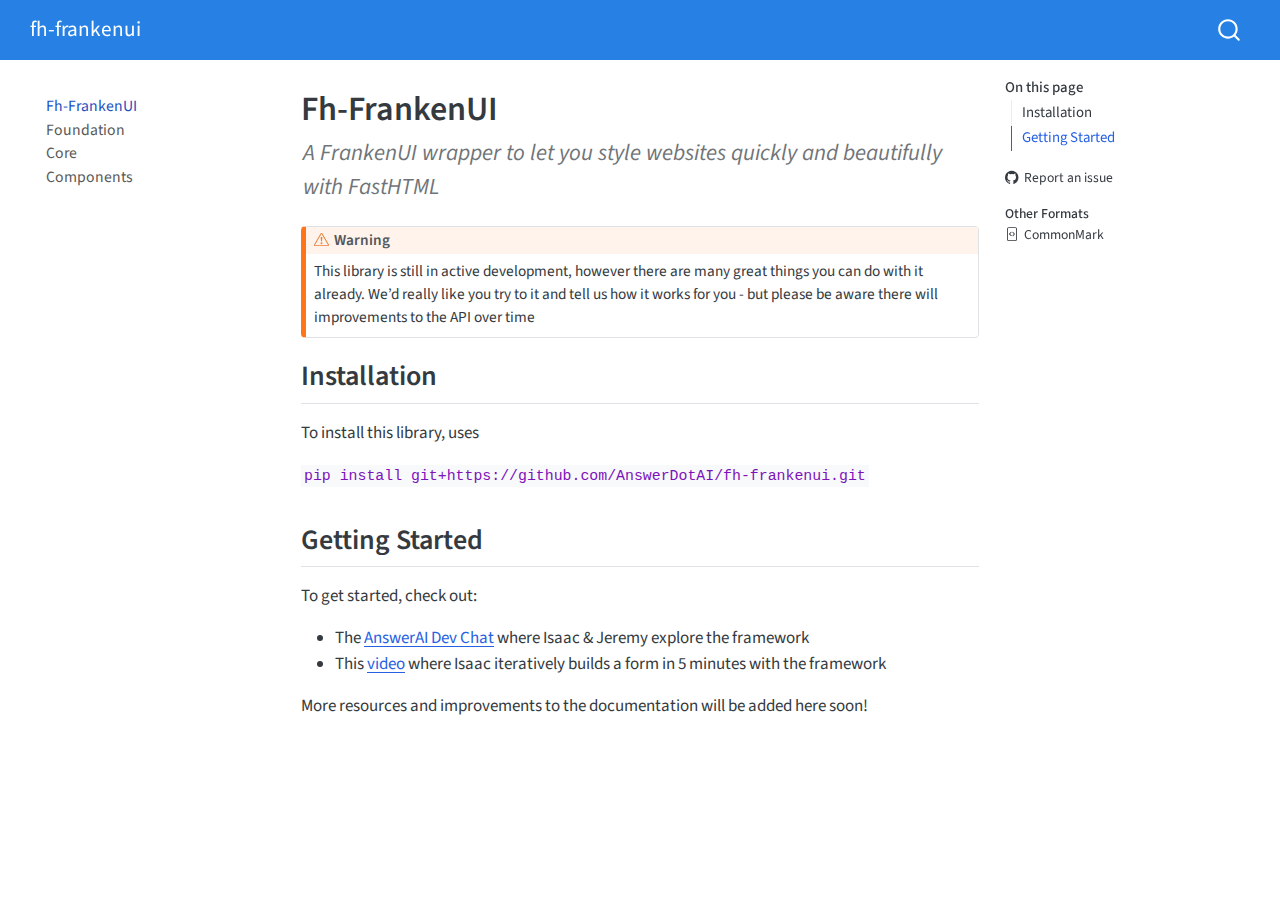
<file: index.html>
<!DOCTYPE html>
<html xmlns="http://www.w3.org/1999/xhtml" lang="en" xml:lang="en"><head>

<meta charset="utf-8">
<meta name="generator" content="quarto-1.5.57">

<meta name="viewport" content="width=device-width, initial-scale=1.0, user-scalable=yes">

<meta name="description" content="A FrankenUI wrapper to let you style websites quickly and beautifully with FastHTML">

<title>Fh-FrankenUI – fh-frankenui</title>
<style>
code{white-space: pre-wrap;}
span.smallcaps{font-variant: small-caps;}
div.columns{display: flex; gap: min(4vw, 1.5em);}
div.column{flex: auto; overflow-x: auto;}
div.hanging-indent{margin-left: 1.5em; text-indent: -1.5em;}
ul.task-list{list-style: none;}
ul.task-list li input[type="checkbox"] {
  width: 0.8em;
  margin: 0 0.8em 0.2em -1em; /* quarto-specific, see https://github.com/quarto-dev/quarto-cli/issues/4556 */ 
  vertical-align: middle;
}
</style>


<script src="site_libs/quarto-nav/quarto-nav.js"></script>
<script src="site_libs/quarto-nav/headroom.min.js"></script>
<script src="site_libs/clipboard/clipboard.min.js"></script>
<script src="site_libs/quarto-search/autocomplete.umd.js"></script>
<script src="site_libs/quarto-search/fuse.min.js"></script>
<script src="site_libs/quarto-search/quarto-search.js"></script>
<meta name="quarto:offset" content="./">
<script src="site_libs/quarto-html/quarto.js"></script>
<script src="site_libs/quarto-html/popper.min.js"></script>
<script src="site_libs/quarto-html/tippy.umd.min.js"></script>
<script src="site_libs/quarto-html/anchor.min.js"></script>
<link href="site_libs/quarto-html/tippy.css" rel="stylesheet">
<link href="site_libs/quarto-html/quarto-syntax-highlighting.css" rel="stylesheet" id="quarto-text-highlighting-styles">
<script src="site_libs/bootstrap/bootstrap.min.js"></script>
<link href="site_libs/bootstrap/bootstrap-icons.css" rel="stylesheet">
<link href="site_libs/bootstrap/bootstrap.min.css" rel="stylesheet" id="quarto-bootstrap" data-mode="light">
<script id="quarto-search-options" type="application/json">{
  "location": "navbar",
  "copy-button": false,
  "collapse-after": 3,
  "panel-placement": "end",
  "type": "overlay",
  "limit": 50,
  "keyboard-shortcut": [
    "f",
    "/",
    "s"
  ],
  "show-item-context": false,
  "language": {
    "search-no-results-text": "No results",
    "search-matching-documents-text": "matching documents",
    "search-copy-link-title": "Copy link to search",
    "search-hide-matches-text": "Hide additional matches",
    "search-more-match-text": "more match in this document",
    "search-more-matches-text": "more matches in this document",
    "search-clear-button-title": "Clear",
    "search-text-placeholder": "",
    "search-detached-cancel-button-title": "Cancel",
    "search-submit-button-title": "Submit",
    "search-label": "Search"
  }
}</script>


<link rel="stylesheet" href="styles.css">
<meta property="og:title" content="Fh-FrankenUI – fh-frankenui">
<meta property="og:description" content="A FrankenUI wrapper to let you style websites quickly and beautifully with FastHTML">
<meta property="og:site_name" content="fh-frankenui">
<meta name="twitter:title" content="Fh-FrankenUI – fh-frankenui">
<meta name="twitter:description" content="A FrankenUI wrapper to let you style websites quickly and beautifully with FastHTML">
<meta name="twitter:card" content="summary">
</head>

<body class="nav-sidebar floating nav-fixed">

<div id="quarto-search-results"></div>
  <header id="quarto-header" class="headroom fixed-top">
    <nav class="navbar navbar-expand-lg " data-bs-theme="dark">
      <div class="navbar-container container-fluid">
      <div class="navbar-brand-container mx-auto">
    <a class="navbar-brand" href="./index.html">
    <span class="navbar-title">fh-frankenui</span>
    </a>
  </div>
        <div class="quarto-navbar-tools tools-end">
</div>
          <div id="quarto-search" class="" title="Search"></div>
      </div> <!-- /container-fluid -->
    </nav>
  <nav class="quarto-secondary-nav">
    <div class="container-fluid d-flex">
      <button type="button" class="quarto-btn-toggle btn" data-bs-toggle="collapse" role="button" data-bs-target=".quarto-sidebar-collapse-item" aria-controls="quarto-sidebar" aria-expanded="false" aria-label="Toggle sidebar navigation" onclick="if (window.quartoToggleHeadroom) { window.quartoToggleHeadroom(); }">
        <i class="bi bi-layout-text-sidebar-reverse"></i>
      </button>
        <nav class="quarto-page-breadcrumbs" aria-label="breadcrumb"><ol class="breadcrumb"><li class="breadcrumb-item"><a href="./index.html">Fh-FrankenUI</a></li></ol></nav>
        <a class="flex-grow-1" role="navigation" data-bs-toggle="collapse" data-bs-target=".quarto-sidebar-collapse-item" aria-controls="quarto-sidebar" aria-expanded="false" aria-label="Toggle sidebar navigation" onclick="if (window.quartoToggleHeadroom) { window.quartoToggleHeadroom(); }">      
        </a>
    </div>
  </nav>
</header>
<!-- content -->
<div id="quarto-content" class="quarto-container page-columns page-rows-contents page-layout-article page-navbar">
<!-- sidebar -->
  <nav id="quarto-sidebar" class="sidebar collapse collapse-horizontal quarto-sidebar-collapse-item sidebar-navigation floating overflow-auto">
    <div class="sidebar-menu-container"> 
    <ul class="list-unstyled mt-1">
        <li class="sidebar-item">
  <div class="sidebar-item-container"> 
  <a href="./index.html" class="sidebar-item-text sidebar-link active">
 <span class="menu-text">Fh-FrankenUI</span></a>
  </div>
</li>
        <li class="sidebar-item">
  <div class="sidebar-item-container"> 
  <a href="./foundation.html" class="sidebar-item-text sidebar-link">
 <span class="menu-text">Foundation</span></a>
  </div>
</li>
        <li class="sidebar-item">
  <div class="sidebar-item-container"> 
  <a href="./01_core.html" class="sidebar-item-text sidebar-link">
 <span class="menu-text">Core</span></a>
  </div>
</li>
        <li class="sidebar-item">
  <div class="sidebar-item-container"> 
  <a href="./components.html" class="sidebar-item-text sidebar-link">
 <span class="menu-text">Components</span></a>
  </div>
</li>
    </ul>
    </div>
</nav>
<div id="quarto-sidebar-glass" class="quarto-sidebar-collapse-item" data-bs-toggle="collapse" data-bs-target=".quarto-sidebar-collapse-item"></div>
<!-- margin-sidebar -->
    <div id="quarto-margin-sidebar" class="sidebar margin-sidebar">
        <nav id="TOC" role="doc-toc" class="toc-active">
    <h2 id="toc-title">On this page</h2>
   
  <ul>
  <li><a href="#installation" id="toc-installation" class="nav-link active" data-scroll-target="#installation">Installation</a></li>
  <li><a href="#getting-started" id="toc-getting-started" class="nav-link" data-scroll-target="#getting-started">Getting Started</a></li>
  </ul>
<div class="toc-actions"><ul><li><a href="https://github.com/Isaac-Flath/fh-frankenui/issues/new" class="toc-action"><i class="bi bi-github"></i>Report an issue</a></li></ul></div><div class="quarto-alternate-formats"><h2>Other Formats</h2><ul><li><a href="index.html.md"><i class="bi bi-file-code"></i>CommonMark</a></li></ul></div></nav>
    </div>
<!-- main -->
<main class="content" id="quarto-document-content">

<header id="title-block-header" class="quarto-title-block default">
<div class="quarto-title">
<h1 class="title">Fh-FrankenUI</h1>
</div>

<div>
  <div class="description">
    A FrankenUI wrapper to let you style websites quickly and beautifully with FastHTML
  </div>
</div>


<div class="quarto-title-meta">

    
  
    
  </div>
  


</header>


<!-- WARNING: THIS FILE WAS AUTOGENERATED! DO NOT EDIT! -->
<div class="callout callout-style-default callout-warning callout-titled">
<div class="callout-header d-flex align-content-center">
<div class="callout-icon-container">
<i class="callout-icon"></i>
</div>
<div class="callout-title-container flex-fill">
Warning
</div>
</div>
<div class="callout-body-container callout-body">
<p>This library is still in active development, however there are many great things you can do with it already. We’d really like you try to it and tell us how it works for you - but please be aware there will improvements to the API over time</p>
</div>
</div>
<section id="installation" class="level2">
<h2 class="anchored" data-anchor-id="installation">Installation</h2>
<p>To install this library, uses</p>
<p><code>pip install git+https://github.com/AnswerDotAI/fh-frankenui.git</code></p>
</section>
<section id="getting-started" class="level2">
<h2 class="anchored" data-anchor-id="getting-started">Getting Started</h2>
<p>To get started, check out:</p>
<ul>
<li>The <a href="https://www.youtube.com/watch?v=K5FFPHlWMiY">AnswerAI Dev Chat</a> where Isaac &amp; Jeremy explore the framework</li>
<li>This <a href="https://www.loom.com/share/0916e8a95d524c43a4d100ee85157624?sid=9be07e55-c962-4dbd-978c-aa6a0bcee7b3">video</a> where Isaac iteratively builds a form in 5 minutes with the framework</li>
</ul>
<p>More resources and improvements to the documentation will be added here soon!</p>


</section>

</main> <!-- /main -->
<script id="quarto-html-after-body" type="application/javascript">
window.document.addEventListener("DOMContentLoaded", function (event) {
  const toggleBodyColorMode = (bsSheetEl) => {
    const mode = bsSheetEl.getAttribute("data-mode");
    const bodyEl = window.document.querySelector("body");
    if (mode === "dark") {
      bodyEl.classList.add("quarto-dark");
      bodyEl.classList.remove("quarto-light");
    } else {
      bodyEl.classList.add("quarto-light");
      bodyEl.classList.remove("quarto-dark");
    }
  }
  const toggleBodyColorPrimary = () => {
    const bsSheetEl = window.document.querySelector("link#quarto-bootstrap");
    if (bsSheetEl) {
      toggleBodyColorMode(bsSheetEl);
    }
  }
  toggleBodyColorPrimary();  
  const icon = "";
  const anchorJS = new window.AnchorJS();
  anchorJS.options = {
    placement: 'right',
    icon: icon
  };
  anchorJS.add('.anchored');
  const isCodeAnnotation = (el) => {
    for (const clz of el.classList) {
      if (clz.startsWith('code-annotation-')) {                     
        return true;
      }
    }
    return false;
  }
  const onCopySuccess = function(e) {
    // button target
    const button = e.trigger;
    // don't keep focus
    button.blur();
    // flash "checked"
    button.classList.add('code-copy-button-checked');
    var currentTitle = button.getAttribute("title");
    button.setAttribute("title", "Copied!");
    let tooltip;
    if (window.bootstrap) {
      button.setAttribute("data-bs-toggle", "tooltip");
      button.setAttribute("data-bs-placement", "left");
      button.setAttribute("data-bs-title", "Copied!");
      tooltip = new bootstrap.Tooltip(button, 
        { trigger: "manual", 
          customClass: "code-copy-button-tooltip",
          offset: [0, -8]});
      tooltip.show();    
    }
    setTimeout(function() {
      if (tooltip) {
        tooltip.hide();
        button.removeAttribute("data-bs-title");
        button.removeAttribute("data-bs-toggle");
        button.removeAttribute("data-bs-placement");
      }
      button.setAttribute("title", currentTitle);
      button.classList.remove('code-copy-button-checked');
    }, 1000);
    // clear code selection
    e.clearSelection();
  }
  const getTextToCopy = function(trigger) {
      const codeEl = trigger.previousElementSibling.cloneNode(true);
      for (const childEl of codeEl.children) {
        if (isCodeAnnotation(childEl)) {
          childEl.remove();
        }
      }
      return codeEl.innerText;
  }
  const clipboard = new window.ClipboardJS('.code-copy-button:not([data-in-quarto-modal])', {
    text: getTextToCopy
  });
  clipboard.on('success', onCopySuccess);
  if (window.document.getElementById('quarto-embedded-source-code-modal')) {
    // For code content inside modals, clipBoardJS needs to be initialized with a container option
    // TODO: Check when it could be a function (https://github.com/zenorocha/clipboard.js/issues/860)
    const clipboardModal = new window.ClipboardJS('.code-copy-button[data-in-quarto-modal]', {
      text: getTextToCopy,
      container: window.document.getElementById('quarto-embedded-source-code-modal')
    });
    clipboardModal.on('success', onCopySuccess);
  }
    var localhostRegex = new RegExp(/^(?:http|https):\/\/localhost\:?[0-9]*\//);
    var mailtoRegex = new RegExp(/^mailto:/);
      var filterRegex = new RegExp("https:\/\/Isaac-Flath\.github\.io\/fh-frankenui");
    var isInternal = (href) => {
        return filterRegex.test(href) || localhostRegex.test(href) || mailtoRegex.test(href);
    }
    // Inspect non-navigation links and adorn them if external
 	var links = window.document.querySelectorAll('a[href]:not(.nav-link):not(.navbar-brand):not(.toc-action):not(.sidebar-link):not(.sidebar-item-toggle):not(.pagination-link):not(.no-external):not([aria-hidden]):not(.dropdown-item):not(.quarto-navigation-tool):not(.about-link)');
    for (var i=0; i<links.length; i++) {
      const link = links[i];
      if (!isInternal(link.href)) {
        // undo the damage that might have been done by quarto-nav.js in the case of
        // links that we want to consider external
        if (link.dataset.originalHref !== undefined) {
          link.href = link.dataset.originalHref;
        }
      }
    }
  function tippyHover(el, contentFn, onTriggerFn, onUntriggerFn) {
    const config = {
      allowHTML: true,
      maxWidth: 500,
      delay: 100,
      arrow: false,
      appendTo: function(el) {
          return el.parentElement;
      },
      interactive: true,
      interactiveBorder: 10,
      theme: 'quarto',
      placement: 'bottom-start',
    };
    if (contentFn) {
      config.content = contentFn;
    }
    if (onTriggerFn) {
      config.onTrigger = onTriggerFn;
    }
    if (onUntriggerFn) {
      config.onUntrigger = onUntriggerFn;
    }
    window.tippy(el, config); 
  }
  const noterefs = window.document.querySelectorAll('a[role="doc-noteref"]');
  for (var i=0; i<noterefs.length; i++) {
    const ref = noterefs[i];
    tippyHover(ref, function() {
      // use id or data attribute instead here
      let href = ref.getAttribute('data-footnote-href') || ref.getAttribute('href');
      try { href = new URL(href).hash; } catch {}
      const id = href.replace(/^#\/?/, "");
      const note = window.document.getElementById(id);
      if (note) {
        return note.innerHTML;
      } else {
        return "";
      }
    });
  }
  const xrefs = window.document.querySelectorAll('a.quarto-xref');
  const processXRef = (id, note) => {
    // Strip column container classes
    const stripColumnClz = (el) => {
      el.classList.remove("page-full", "page-columns");
      if (el.children) {
        for (const child of el.children) {
          stripColumnClz(child);
        }
      }
    }
    stripColumnClz(note)
    if (id === null || id.startsWith('sec-')) {
      // Special case sections, only their first couple elements
      const container = document.createElement("div");
      if (note.children && note.children.length > 2) {
        container.appendChild(note.children[0].cloneNode(true));
        for (let i = 1; i < note.children.length; i++) {
          const child = note.children[i];
          if (child.tagName === "P" && child.innerText === "") {
            continue;
          } else {
            container.appendChild(child.cloneNode(true));
            break;
          }
        }
        if (window.Quarto?.typesetMath) {
          window.Quarto.typesetMath(container);
        }
        return container.innerHTML
      } else {
        if (window.Quarto?.typesetMath) {
          window.Quarto.typesetMath(note);
        }
        return note.innerHTML;
      }
    } else {
      // Remove any anchor links if they are present
      const anchorLink = note.querySelector('a.anchorjs-link');
      if (anchorLink) {
        anchorLink.remove();
      }
      if (window.Quarto?.typesetMath) {
        window.Quarto.typesetMath(note);
      }
      // TODO in 1.5, we should make sure this works without a callout special case
      if (note.classList.contains("callout")) {
        return note.outerHTML;
      } else {
        return note.innerHTML;
      }
    }
  }
  for (var i=0; i<xrefs.length; i++) {
    const xref = xrefs[i];
    tippyHover(xref, undefined, function(instance) {
      instance.disable();
      let url = xref.getAttribute('href');
      let hash = undefined; 
      if (url.startsWith('#')) {
        hash = url;
      } else {
        try { hash = new URL(url).hash; } catch {}
      }
      if (hash) {
        const id = hash.replace(/^#\/?/, "");
        const note = window.document.getElementById(id);
        if (note !== null) {
          try {
            const html = processXRef(id, note.cloneNode(true));
            instance.setContent(html);
          } finally {
            instance.enable();
            instance.show();
          }
        } else {
          // See if we can fetch this
          fetch(url.split('#')[0])
          .then(res => res.text())
          .then(html => {
            const parser = new DOMParser();
            const htmlDoc = parser.parseFromString(html, "text/html");
            const note = htmlDoc.getElementById(id);
            if (note !== null) {
              const html = processXRef(id, note);
              instance.setContent(html);
            } 
          }).finally(() => {
            instance.enable();
            instance.show();
          });
        }
      } else {
        // See if we can fetch a full url (with no hash to target)
        // This is a special case and we should probably do some content thinning / targeting
        fetch(url)
        .then(res => res.text())
        .then(html => {
          const parser = new DOMParser();
          const htmlDoc = parser.parseFromString(html, "text/html");
          const note = htmlDoc.querySelector('main.content');
          if (note !== null) {
            // This should only happen for chapter cross references
            // (since there is no id in the URL)
            // remove the first header
            if (note.children.length > 0 && note.children[0].tagName === "HEADER") {
              note.children[0].remove();
            }
            const html = processXRef(null, note);
            instance.setContent(html);
          } 
        }).finally(() => {
          instance.enable();
          instance.show();
        });
      }
    }, function(instance) {
    });
  }
      let selectedAnnoteEl;
      const selectorForAnnotation = ( cell, annotation) => {
        let cellAttr = 'data-code-cell="' + cell + '"';
        let lineAttr = 'data-code-annotation="' +  annotation + '"';
        const selector = 'span[' + cellAttr + '][' + lineAttr + ']';
        return selector;
      }
      const selectCodeLines = (annoteEl) => {
        const doc = window.document;
        const targetCell = annoteEl.getAttribute("data-target-cell");
        const targetAnnotation = annoteEl.getAttribute("data-target-annotation");
        const annoteSpan = window.document.querySelector(selectorForAnnotation(targetCell, targetAnnotation));
        const lines = annoteSpan.getAttribute("data-code-lines").split(",");
        const lineIds = lines.map((line) => {
          return targetCell + "-" + line;
        })
        let top = null;
        let height = null;
        let parent = null;
        if (lineIds.length > 0) {
            //compute the position of the single el (top and bottom and make a div)
            const el = window.document.getElementById(lineIds[0]);
            top = el.offsetTop;
            height = el.offsetHeight;
            parent = el.parentElement.parentElement;
          if (lineIds.length > 1) {
            const lastEl = window.document.getElementById(lineIds[lineIds.length - 1]);
            const bottom = lastEl.offsetTop + lastEl.offsetHeight;
            height = bottom - top;
          }
          if (top !== null && height !== null && parent !== null) {
            // cook up a div (if necessary) and position it 
            let div = window.document.getElementById("code-annotation-line-highlight");
            if (div === null) {
              div = window.document.createElement("div");
              div.setAttribute("id", "code-annotation-line-highlight");
              div.style.position = 'absolute';
              parent.appendChild(div);
            }
            div.style.top = top - 2 + "px";
            div.style.height = height + 4 + "px";
            div.style.left = 0;
            let gutterDiv = window.document.getElementById("code-annotation-line-highlight-gutter");
            if (gutterDiv === null) {
              gutterDiv = window.document.createElement("div");
              gutterDiv.setAttribute("id", "code-annotation-line-highlight-gutter");
              gutterDiv.style.position = 'absolute';
              const codeCell = window.document.getElementById(targetCell);
              const gutter = codeCell.querySelector('.code-annotation-gutter');
              gutter.appendChild(gutterDiv);
            }
            gutterDiv.style.top = top - 2 + "px";
            gutterDiv.style.height = height + 4 + "px";
          }
          selectedAnnoteEl = annoteEl;
        }
      };
      const unselectCodeLines = () => {
        const elementsIds = ["code-annotation-line-highlight", "code-annotation-line-highlight-gutter"];
        elementsIds.forEach((elId) => {
          const div = window.document.getElementById(elId);
          if (div) {
            div.remove();
          }
        });
        selectedAnnoteEl = undefined;
      };
        // Handle positioning of the toggle
    window.addEventListener(
      "resize",
      throttle(() => {
        elRect = undefined;
        if (selectedAnnoteEl) {
          selectCodeLines(selectedAnnoteEl);
        }
      }, 10)
    );
    function throttle(fn, ms) {
    let throttle = false;
    let timer;
      return (...args) => {
        if(!throttle) { // first call gets through
            fn.apply(this, args);
            throttle = true;
        } else { // all the others get throttled
            if(timer) clearTimeout(timer); // cancel #2
            timer = setTimeout(() => {
              fn.apply(this, args);
              timer = throttle = false;
            }, ms);
        }
      };
    }
      // Attach click handler to the DT
      const annoteDls = window.document.querySelectorAll('dt[data-target-cell]');
      for (const annoteDlNode of annoteDls) {
        annoteDlNode.addEventListener('click', (event) => {
          const clickedEl = event.target;
          if (clickedEl !== selectedAnnoteEl) {
            unselectCodeLines();
            const activeEl = window.document.querySelector('dt[data-target-cell].code-annotation-active');
            if (activeEl) {
              activeEl.classList.remove('code-annotation-active');
            }
            selectCodeLines(clickedEl);
            clickedEl.classList.add('code-annotation-active');
          } else {
            // Unselect the line
            unselectCodeLines();
            clickedEl.classList.remove('code-annotation-active');
          }
        });
      }
  const findCites = (el) => {
    const parentEl = el.parentElement;
    if (parentEl) {
      const cites = parentEl.dataset.cites;
      if (cites) {
        return {
          el,
          cites: cites.split(' ')
        };
      } else {
        return findCites(el.parentElement)
      }
    } else {
      return undefined;
    }
  };
  var bibliorefs = window.document.querySelectorAll('a[role="doc-biblioref"]');
  for (var i=0; i<bibliorefs.length; i++) {
    const ref = bibliorefs[i];
    const citeInfo = findCites(ref);
    if (citeInfo) {
      tippyHover(citeInfo.el, function() {
        var popup = window.document.createElement('div');
        citeInfo.cites.forEach(function(cite) {
          var citeDiv = window.document.createElement('div');
          citeDiv.classList.add('hanging-indent');
          citeDiv.classList.add('csl-entry');
          var biblioDiv = window.document.getElementById('ref-' + cite);
          if (biblioDiv) {
            citeDiv.innerHTML = biblioDiv.innerHTML;
          }
          popup.appendChild(citeDiv);
        });
        return popup.innerHTML;
      });
    }
  }
});
</script>
</div> <!-- /content -->




<footer class="footer"><div class="nav-footer"><div class="nav-footer-center"><div class="toc-actions d-sm-block d-md-none"><ul><li><a href="https://github.com/Isaac-Flath/fh-frankenui/issues/new" class="toc-action"><i class="bi bi-github"></i>Report an issue</a></li></ul></div></div></div></footer></body></html>
</file>
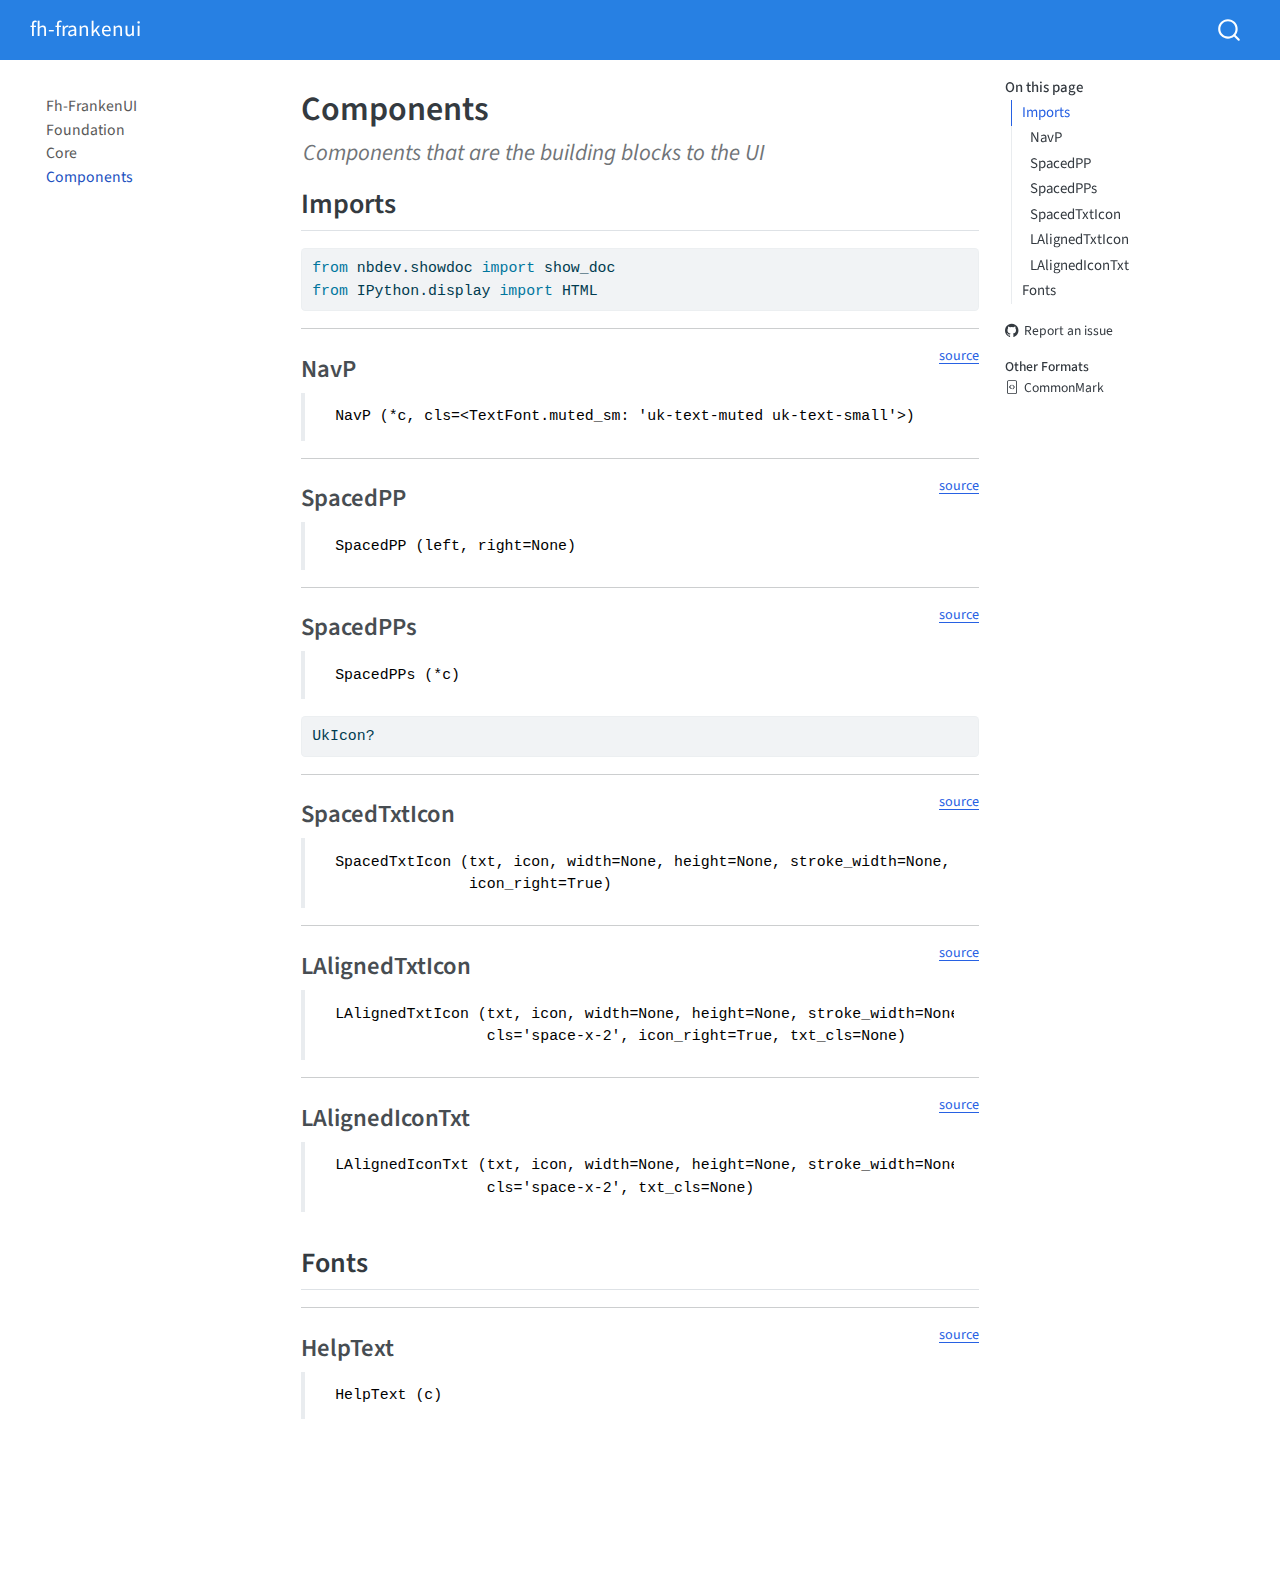
<file: components.html>
<!DOCTYPE html>
<html xmlns="http://www.w3.org/1999/xhtml" lang="en" xml:lang="en"><head>

<meta charset="utf-8">
<meta name="generator" content="quarto-1.5.57">

<meta name="viewport" content="width=device-width, initial-scale=1.0, user-scalable=yes">

<meta name="description" content="Components that are the building blocks to the UI">

<title>Components – fh-frankenui</title>
<style>
code{white-space: pre-wrap;}
span.smallcaps{font-variant: small-caps;}
div.columns{display: flex; gap: min(4vw, 1.5em);}
div.column{flex: auto; overflow-x: auto;}
div.hanging-indent{margin-left: 1.5em; text-indent: -1.5em;}
ul.task-list{list-style: none;}
ul.task-list li input[type="checkbox"] {
  width: 0.8em;
  margin: 0 0.8em 0.2em -1em; /* quarto-specific, see https://github.com/quarto-dev/quarto-cli/issues/4556 */ 
  vertical-align: middle;
}
/* CSS for syntax highlighting */
pre > code.sourceCode { white-space: pre; position: relative; }
pre > code.sourceCode > span { line-height: 1.25; }
pre > code.sourceCode > span:empty { height: 1.2em; }
.sourceCode { overflow: visible; }
code.sourceCode > span { color: inherit; text-decoration: inherit; }
div.sourceCode { margin: 1em 0; }
pre.sourceCode { margin: 0; }
@media screen {
div.sourceCode { overflow: auto; }
}
@media print {
pre > code.sourceCode { white-space: pre-wrap; }
pre > code.sourceCode > span { display: inline-block; text-indent: -5em; padding-left: 5em; }
}
pre.numberSource code
  { counter-reset: source-line 0; }
pre.numberSource code > span
  { position: relative; left: -4em; counter-increment: source-line; }
pre.numberSource code > span > a:first-child::before
  { content: counter(source-line);
    position: relative; left: -1em; text-align: right; vertical-align: baseline;
    border: none; display: inline-block;
    -webkit-touch-callout: none; -webkit-user-select: none;
    -khtml-user-select: none; -moz-user-select: none;
    -ms-user-select: none; user-select: none;
    padding: 0 4px; width: 4em;
  }
pre.numberSource { margin-left: 3em;  padding-left: 4px; }
div.sourceCode
  {   }
@media screen {
pre > code.sourceCode > span > a:first-child::before { text-decoration: underline; }
}
</style>


<script src="site_libs/quarto-nav/quarto-nav.js"></script>
<script src="site_libs/quarto-nav/headroom.min.js"></script>
<script src="site_libs/clipboard/clipboard.min.js"></script>
<script src="site_libs/quarto-search/autocomplete.umd.js"></script>
<script src="site_libs/quarto-search/fuse.min.js"></script>
<script src="site_libs/quarto-search/quarto-search.js"></script>
<meta name="quarto:offset" content="./">
<script src="site_libs/quarto-html/quarto.js"></script>
<script src="site_libs/quarto-html/popper.min.js"></script>
<script src="site_libs/quarto-html/tippy.umd.min.js"></script>
<script src="site_libs/quarto-html/anchor.min.js"></script>
<link href="site_libs/quarto-html/tippy.css" rel="stylesheet">
<link href="site_libs/quarto-html/quarto-syntax-highlighting.css" rel="stylesheet" id="quarto-text-highlighting-styles">
<script src="site_libs/bootstrap/bootstrap.min.js"></script>
<link href="site_libs/bootstrap/bootstrap-icons.css" rel="stylesheet">
<link href="site_libs/bootstrap/bootstrap.min.css" rel="stylesheet" id="quarto-bootstrap" data-mode="light">
<script id="quarto-search-options" type="application/json">{
  "location": "navbar",
  "copy-button": false,
  "collapse-after": 3,
  "panel-placement": "end",
  "type": "overlay",
  "limit": 50,
  "keyboard-shortcut": [
    "f",
    "/",
    "s"
  ],
  "show-item-context": false,
  "language": {
    "search-no-results-text": "No results",
    "search-matching-documents-text": "matching documents",
    "search-copy-link-title": "Copy link to search",
    "search-hide-matches-text": "Hide additional matches",
    "search-more-match-text": "more match in this document",
    "search-more-matches-text": "more matches in this document",
    "search-clear-button-title": "Clear",
    "search-text-placeholder": "",
    "search-detached-cancel-button-title": "Cancel",
    "search-submit-button-title": "Submit",
    "search-label": "Search"
  }
}</script>


<link rel="stylesheet" href="styles.css">
<meta property="og:title" content="Components – fh-frankenui">
<meta property="og:description" content="Components that are the building blocks to the UI">
<meta property="og:site_name" content="fh-frankenui">
<meta name="twitter:title" content="Components – fh-frankenui">
<meta name="twitter:description" content="Components that are the building blocks to the UI">
<meta name="twitter:card" content="summary">
</head>

<body class="nav-sidebar floating nav-fixed">

<div id="quarto-search-results"></div>
  <header id="quarto-header" class="headroom fixed-top">
    <nav class="navbar navbar-expand-lg " data-bs-theme="dark">
      <div class="navbar-container container-fluid">
      <div class="navbar-brand-container mx-auto">
    <a class="navbar-brand" href="./index.html">
    <span class="navbar-title">fh-frankenui</span>
    </a>
  </div>
        <div class="quarto-navbar-tools tools-end">
</div>
          <div id="quarto-search" class="" title="Search"></div>
      </div> <!-- /container-fluid -->
    </nav>
  <nav class="quarto-secondary-nav">
    <div class="container-fluid d-flex">
      <button type="button" class="quarto-btn-toggle btn" data-bs-toggle="collapse" role="button" data-bs-target=".quarto-sidebar-collapse-item" aria-controls="quarto-sidebar" aria-expanded="false" aria-label="Toggle sidebar navigation" onclick="if (window.quartoToggleHeadroom) { window.quartoToggleHeadroom(); }">
        <i class="bi bi-layout-text-sidebar-reverse"></i>
      </button>
        <nav class="quarto-page-breadcrumbs" aria-label="breadcrumb"><ol class="breadcrumb"><li class="breadcrumb-item"><a href="./components.html">Components</a></li></ol></nav>
        <a class="flex-grow-1" role="navigation" data-bs-toggle="collapse" data-bs-target=".quarto-sidebar-collapse-item" aria-controls="quarto-sidebar" aria-expanded="false" aria-label="Toggle sidebar navigation" onclick="if (window.quartoToggleHeadroom) { window.quartoToggleHeadroom(); }">      
        </a>
    </div>
  </nav>
</header>
<!-- content -->
<div id="quarto-content" class="quarto-container page-columns page-rows-contents page-layout-article page-navbar">
<!-- sidebar -->
  <nav id="quarto-sidebar" class="sidebar collapse collapse-horizontal quarto-sidebar-collapse-item sidebar-navigation floating overflow-auto">
    <div class="sidebar-menu-container"> 
    <ul class="list-unstyled mt-1">
        <li class="sidebar-item">
  <div class="sidebar-item-container"> 
  <a href="./index.html" class="sidebar-item-text sidebar-link">
 <span class="menu-text">Fh-FrankenUI</span></a>
  </div>
</li>
        <li class="sidebar-item">
  <div class="sidebar-item-container"> 
  <a href="./foundation.html" class="sidebar-item-text sidebar-link">
 <span class="menu-text">Foundation</span></a>
  </div>
</li>
        <li class="sidebar-item">
  <div class="sidebar-item-container"> 
  <a href="./01_core.html" class="sidebar-item-text sidebar-link">
 <span class="menu-text">Core</span></a>
  </div>
</li>
        <li class="sidebar-item">
  <div class="sidebar-item-container"> 
  <a href="./components.html" class="sidebar-item-text sidebar-link active">
 <span class="menu-text">Components</span></a>
  </div>
</li>
    </ul>
    </div>
</nav>
<div id="quarto-sidebar-glass" class="quarto-sidebar-collapse-item" data-bs-toggle="collapse" data-bs-target=".quarto-sidebar-collapse-item"></div>
<!-- margin-sidebar -->
    <div id="quarto-margin-sidebar" class="sidebar margin-sidebar">
        <nav id="TOC" role="doc-toc" class="toc-active">
    <h2 id="toc-title">On this page</h2>
   
  <ul>
  <li><a href="#imports" id="toc-imports" class="nav-link active" data-scroll-target="#imports">Imports</a>
  <ul class="collapse">
  <li><a href="#navp" id="toc-navp" class="nav-link" data-scroll-target="#navp">NavP</a></li>
  <li><a href="#spacedpp" id="toc-spacedpp" class="nav-link" data-scroll-target="#spacedpp">SpacedPP</a></li>
  <li><a href="#spacedpps" id="toc-spacedpps" class="nav-link" data-scroll-target="#spacedpps">SpacedPPs</a></li>
  <li><a href="#spacedtxticon" id="toc-spacedtxticon" class="nav-link" data-scroll-target="#spacedtxticon">SpacedTxtIcon</a></li>
  <li><a href="#lalignedtxticon" id="toc-lalignedtxticon" class="nav-link" data-scroll-target="#lalignedtxticon">LAlignedTxtIcon</a></li>
  <li><a href="#lalignedicontxt" id="toc-lalignedicontxt" class="nav-link" data-scroll-target="#lalignedicontxt">LAlignedIconTxt</a></li>
  </ul></li>
  <li><a href="#fonts" id="toc-fonts" class="nav-link" data-scroll-target="#fonts">Fonts</a>
  <ul class="collapse">
  <li><a href="#helptext" id="toc-helptext" class="nav-link" data-scroll-target="#helptext">HelpText</a></li>
  </ul></li>
  </ul>
<div class="toc-actions"><ul><li><a href="https://github.com/Isaac-Flath/fh-frankenui/issues/new" class="toc-action"><i class="bi bi-github"></i>Report an issue</a></li></ul></div><div class="quarto-alternate-formats"><h2>Other Formats</h2><ul><li><a href="components.html.md"><i class="bi bi-file-code"></i>CommonMark</a></li></ul></div></nav>
    </div>
<!-- main -->
<main class="content" id="quarto-document-content">

<header id="title-block-header" class="quarto-title-block default">
<div class="quarto-title">
<h1 class="title">Components</h1>
</div>

<div>
  <div class="description">
    Components that are the building blocks to the UI
  </div>
</div>


<div class="quarto-title-meta">

    
  
    
  </div>
  


</header>


<!-- WARNING: THIS FILE WAS AUTOGENERATED! DO NOT EDIT! -->
<section id="imports" class="level2">
<h2 class="anchored" data-anchor-id="imports">Imports</h2>
<div id="cell-4" class="cell">
<div class="sourceCode cell-code" id="cb1"><pre class="sourceCode python code-with-copy"><code class="sourceCode python"><span id="cb1-1"><a href="#cb1-1" aria-hidden="true" tabindex="-1"></a><span class="im">from</span> nbdev.showdoc <span class="im">import</span> show_doc</span>
<span id="cb1-2"><a href="#cb1-2" aria-hidden="true" tabindex="-1"></a><span class="im">from</span> IPython.display <span class="im">import</span> HTML</span></code><button title="Copy to Clipboard" class="code-copy-button"><i class="bi"></i></button></pre></div>
</div>
<hr>
<p><a href="https://github.com/Isaac-Flath/fh-frankenui/blob/main/fh_frankenui/components.py#L18" target="_blank" style="float:right; font-size:smaller">source</a></p>
<section id="navp" class="level3">
<h3 class="anchored" data-anchor-id="navp">NavP</h3>
<blockquote class="blockquote">
<pre><code> NavP (*c, cls=&lt;TextFont.muted_sm: 'uk-text-muted uk-text-small'&gt;)</code></pre>
</blockquote>
<hr>
<p><a href="https://github.com/Isaac-Flath/fh-frankenui/blob/main/fh_frankenui/components.py#L21" target="_blank" style="float:right; font-size:smaller">source</a></p>
</section>
<section id="spacedpp" class="level3">
<h3 class="anchored" data-anchor-id="spacedpp">SpacedPP</h3>
<blockquote class="blockquote">
<pre><code> SpacedPP (left, right=None)</code></pre>
</blockquote>
<hr>
<p><a href="https://github.com/Isaac-Flath/fh-frankenui/blob/main/fh_frankenui/components.py#L24" target="_blank" style="float:right; font-size:smaller">source</a></p>
</section>
<section id="spacedpps" class="level3">
<h3 class="anchored" data-anchor-id="spacedpps">SpacedPPs</h3>
<blockquote class="blockquote">
<pre><code> SpacedPPs (*c)</code></pre>
</blockquote>
<div id="cell-8" class="cell">
<div class="sourceCode cell-code" id="cb5"><pre class="sourceCode python code-with-copy"><code class="sourceCode python"><span id="cb5-1"><a href="#cb5-1" aria-hidden="true" tabindex="-1"></a>UkIcon?</span></code><button title="Copy to Clipboard" class="code-copy-button"><i class="bi"></i></button></pre></div>
</div>
<hr>
<p><a href="https://github.com/Isaac-Flath/fh-frankenui/blob/main/fh_frankenui/components.py#L27" target="_blank" style="float:right; font-size:smaller">source</a></p>
</section>
<section id="spacedtxticon" class="level3">
<h3 class="anchored" data-anchor-id="spacedtxticon">SpacedTxtIcon</h3>
<blockquote class="blockquote">
<pre><code> SpacedTxtIcon (txt, icon, width=None, height=None, stroke_width=None,
                icon_right=True)</code></pre>
</blockquote>
<hr>
<p><a href="https://github.com/Isaac-Flath/fh-frankenui/blob/main/fh_frankenui/components.py#L33" target="_blank" style="float:right; font-size:smaller">source</a></p>
</section>
<section id="lalignedtxticon" class="level3">
<h3 class="anchored" data-anchor-id="lalignedtxticon">LAlignedTxtIcon</h3>
<blockquote class="blockquote">
<pre><code> LAlignedTxtIcon (txt, icon, width=None, height=None, stroke_width=None,
                  cls='space-x-2', icon_right=True, txt_cls=None)</code></pre>
</blockquote>
<hr>
<p><a href="https://github.com/Isaac-Flath/fh-frankenui/blob/main/fh_frankenui/components.py#L40" target="_blank" style="float:right; font-size:smaller">source</a></p>
</section>
<section id="lalignedicontxt" class="level3">
<h3 class="anchored" data-anchor-id="lalignedicontxt">LAlignedIconTxt</h3>
<blockquote class="blockquote">
<pre><code> LAlignedIconTxt (txt, icon, width=None, height=None, stroke_width=None,
                  cls='space-x-2', txt_cls=None)</code></pre>
</blockquote>
</section>
</section>
<section id="fonts" class="level2">
<h2 class="anchored" data-anchor-id="fonts">Fonts</h2>
<hr>
<p><a href="https://github.com/Isaac-Flath/fh-frankenui/blob/main/fh_frankenui/components.py#L45" target="_blank" style="float:right; font-size:smaller">source</a></p>
<section id="helptext" class="level3">
<h3 class="anchored" data-anchor-id="helptext">HelpText</h3>
<blockquote class="blockquote">
<pre><code> HelpText (c)</code></pre>
</blockquote>


</section>
</section>

</main> <!-- /main -->
<script id="quarto-html-after-body" type="application/javascript">
window.document.addEventListener("DOMContentLoaded", function (event) {
  const toggleBodyColorMode = (bsSheetEl) => {
    const mode = bsSheetEl.getAttribute("data-mode");
    const bodyEl = window.document.querySelector("body");
    if (mode === "dark") {
      bodyEl.classList.add("quarto-dark");
      bodyEl.classList.remove("quarto-light");
    } else {
      bodyEl.classList.add("quarto-light");
      bodyEl.classList.remove("quarto-dark");
    }
  }
  const toggleBodyColorPrimary = () => {
    const bsSheetEl = window.document.querySelector("link#quarto-bootstrap");
    if (bsSheetEl) {
      toggleBodyColorMode(bsSheetEl);
    }
  }
  toggleBodyColorPrimary();  
  const icon = "";
  const anchorJS = new window.AnchorJS();
  anchorJS.options = {
    placement: 'right',
    icon: icon
  };
  anchorJS.add('.anchored');
  const isCodeAnnotation = (el) => {
    for (const clz of el.classList) {
      if (clz.startsWith('code-annotation-')) {                     
        return true;
      }
    }
    return false;
  }
  const onCopySuccess = function(e) {
    // button target
    const button = e.trigger;
    // don't keep focus
    button.blur();
    // flash "checked"
    button.classList.add('code-copy-button-checked');
    var currentTitle = button.getAttribute("title");
    button.setAttribute("title", "Copied!");
    let tooltip;
    if (window.bootstrap) {
      button.setAttribute("data-bs-toggle", "tooltip");
      button.setAttribute("data-bs-placement", "left");
      button.setAttribute("data-bs-title", "Copied!");
      tooltip = new bootstrap.Tooltip(button, 
        { trigger: "manual", 
          customClass: "code-copy-button-tooltip",
          offset: [0, -8]});
      tooltip.show();    
    }
    setTimeout(function() {
      if (tooltip) {
        tooltip.hide();
        button.removeAttribute("data-bs-title");
        button.removeAttribute("data-bs-toggle");
        button.removeAttribute("data-bs-placement");
      }
      button.setAttribute("title", currentTitle);
      button.classList.remove('code-copy-button-checked');
    }, 1000);
    // clear code selection
    e.clearSelection();
  }
  const getTextToCopy = function(trigger) {
      const codeEl = trigger.previousElementSibling.cloneNode(true);
      for (const childEl of codeEl.children) {
        if (isCodeAnnotation(childEl)) {
          childEl.remove();
        }
      }
      return codeEl.innerText;
  }
  const clipboard = new window.ClipboardJS('.code-copy-button:not([data-in-quarto-modal])', {
    text: getTextToCopy
  });
  clipboard.on('success', onCopySuccess);
  if (window.document.getElementById('quarto-embedded-source-code-modal')) {
    // For code content inside modals, clipBoardJS needs to be initialized with a container option
    // TODO: Check when it could be a function (https://github.com/zenorocha/clipboard.js/issues/860)
    const clipboardModal = new window.ClipboardJS('.code-copy-button[data-in-quarto-modal]', {
      text: getTextToCopy,
      container: window.document.getElementById('quarto-embedded-source-code-modal')
    });
    clipboardModal.on('success', onCopySuccess);
  }
    var localhostRegex = new RegExp(/^(?:http|https):\/\/localhost\:?[0-9]*\//);
    var mailtoRegex = new RegExp(/^mailto:/);
      var filterRegex = new RegExp("https:\/\/Isaac-Flath\.github\.io\/fh-frankenui");
    var isInternal = (href) => {
        return filterRegex.test(href) || localhostRegex.test(href) || mailtoRegex.test(href);
    }
    // Inspect non-navigation links and adorn them if external
 	var links = window.document.querySelectorAll('a[href]:not(.nav-link):not(.navbar-brand):not(.toc-action):not(.sidebar-link):not(.sidebar-item-toggle):not(.pagination-link):not(.no-external):not([aria-hidden]):not(.dropdown-item):not(.quarto-navigation-tool):not(.about-link)');
    for (var i=0; i<links.length; i++) {
      const link = links[i];
      if (!isInternal(link.href)) {
        // undo the damage that might have been done by quarto-nav.js in the case of
        // links that we want to consider external
        if (link.dataset.originalHref !== undefined) {
          link.href = link.dataset.originalHref;
        }
      }
    }
  function tippyHover(el, contentFn, onTriggerFn, onUntriggerFn) {
    const config = {
      allowHTML: true,
      maxWidth: 500,
      delay: 100,
      arrow: false,
      appendTo: function(el) {
          return el.parentElement;
      },
      interactive: true,
      interactiveBorder: 10,
      theme: 'quarto',
      placement: 'bottom-start',
    };
    if (contentFn) {
      config.content = contentFn;
    }
    if (onTriggerFn) {
      config.onTrigger = onTriggerFn;
    }
    if (onUntriggerFn) {
      config.onUntrigger = onUntriggerFn;
    }
    window.tippy(el, config); 
  }
  const noterefs = window.document.querySelectorAll('a[role="doc-noteref"]');
  for (var i=0; i<noterefs.length; i++) {
    const ref = noterefs[i];
    tippyHover(ref, function() {
      // use id or data attribute instead here
      let href = ref.getAttribute('data-footnote-href') || ref.getAttribute('href');
      try { href = new URL(href).hash; } catch {}
      const id = href.replace(/^#\/?/, "");
      const note = window.document.getElementById(id);
      if (note) {
        return note.innerHTML;
      } else {
        return "";
      }
    });
  }
  const xrefs = window.document.querySelectorAll('a.quarto-xref');
  const processXRef = (id, note) => {
    // Strip column container classes
    const stripColumnClz = (el) => {
      el.classList.remove("page-full", "page-columns");
      if (el.children) {
        for (const child of el.children) {
          stripColumnClz(child);
        }
      }
    }
    stripColumnClz(note)
    if (id === null || id.startsWith('sec-')) {
      // Special case sections, only their first couple elements
      const container = document.createElement("div");
      if (note.children && note.children.length > 2) {
        container.appendChild(note.children[0].cloneNode(true));
        for (let i = 1; i < note.children.length; i++) {
          const child = note.children[i];
          if (child.tagName === "P" && child.innerText === "") {
            continue;
          } else {
            container.appendChild(child.cloneNode(true));
            break;
          }
        }
        if (window.Quarto?.typesetMath) {
          window.Quarto.typesetMath(container);
        }
        return container.innerHTML
      } else {
        if (window.Quarto?.typesetMath) {
          window.Quarto.typesetMath(note);
        }
        return note.innerHTML;
      }
    } else {
      // Remove any anchor links if they are present
      const anchorLink = note.querySelector('a.anchorjs-link');
      if (anchorLink) {
        anchorLink.remove();
      }
      if (window.Quarto?.typesetMath) {
        window.Quarto.typesetMath(note);
      }
      // TODO in 1.5, we should make sure this works without a callout special case
      if (note.classList.contains("callout")) {
        return note.outerHTML;
      } else {
        return note.innerHTML;
      }
    }
  }
  for (var i=0; i<xrefs.length; i++) {
    const xref = xrefs[i];
    tippyHover(xref, undefined, function(instance) {
      instance.disable();
      let url = xref.getAttribute('href');
      let hash = undefined; 
      if (url.startsWith('#')) {
        hash = url;
      } else {
        try { hash = new URL(url).hash; } catch {}
      }
      if (hash) {
        const id = hash.replace(/^#\/?/, "");
        const note = window.document.getElementById(id);
        if (note !== null) {
          try {
            const html = processXRef(id, note.cloneNode(true));
            instance.setContent(html);
          } finally {
            instance.enable();
            instance.show();
          }
        } else {
          // See if we can fetch this
          fetch(url.split('#')[0])
          .then(res => res.text())
          .then(html => {
            const parser = new DOMParser();
            const htmlDoc = parser.parseFromString(html, "text/html");
            const note = htmlDoc.getElementById(id);
            if (note !== null) {
              const html = processXRef(id, note);
              instance.setContent(html);
            } 
          }).finally(() => {
            instance.enable();
            instance.show();
          });
        }
      } else {
        // See if we can fetch a full url (with no hash to target)
        // This is a special case and we should probably do some content thinning / targeting
        fetch(url)
        .then(res => res.text())
        .then(html => {
          const parser = new DOMParser();
          const htmlDoc = parser.parseFromString(html, "text/html");
          const note = htmlDoc.querySelector('main.content');
          if (note !== null) {
            // This should only happen for chapter cross references
            // (since there is no id in the URL)
            // remove the first header
            if (note.children.length > 0 && note.children[0].tagName === "HEADER") {
              note.children[0].remove();
            }
            const html = processXRef(null, note);
            instance.setContent(html);
          } 
        }).finally(() => {
          instance.enable();
          instance.show();
        });
      }
    }, function(instance) {
    });
  }
      let selectedAnnoteEl;
      const selectorForAnnotation = ( cell, annotation) => {
        let cellAttr = 'data-code-cell="' + cell + '"';
        let lineAttr = 'data-code-annotation="' +  annotation + '"';
        const selector = 'span[' + cellAttr + '][' + lineAttr + ']';
        return selector;
      }
      const selectCodeLines = (annoteEl) => {
        const doc = window.document;
        const targetCell = annoteEl.getAttribute("data-target-cell");
        const targetAnnotation = annoteEl.getAttribute("data-target-annotation");
        const annoteSpan = window.document.querySelector(selectorForAnnotation(targetCell, targetAnnotation));
        const lines = annoteSpan.getAttribute("data-code-lines").split(",");
        const lineIds = lines.map((line) => {
          return targetCell + "-" + line;
        })
        let top = null;
        let height = null;
        let parent = null;
        if (lineIds.length > 0) {
            //compute the position of the single el (top and bottom and make a div)
            const el = window.document.getElementById(lineIds[0]);
            top = el.offsetTop;
            height = el.offsetHeight;
            parent = el.parentElement.parentElement;
          if (lineIds.length > 1) {
            const lastEl = window.document.getElementById(lineIds[lineIds.length - 1]);
            const bottom = lastEl.offsetTop + lastEl.offsetHeight;
            height = bottom - top;
          }
          if (top !== null && height !== null && parent !== null) {
            // cook up a div (if necessary) and position it 
            let div = window.document.getElementById("code-annotation-line-highlight");
            if (div === null) {
              div = window.document.createElement("div");
              div.setAttribute("id", "code-annotation-line-highlight");
              div.style.position = 'absolute';
              parent.appendChild(div);
            }
            div.style.top = top - 2 + "px";
            div.style.height = height + 4 + "px";
            div.style.left = 0;
            let gutterDiv = window.document.getElementById("code-annotation-line-highlight-gutter");
            if (gutterDiv === null) {
              gutterDiv = window.document.createElement("div");
              gutterDiv.setAttribute("id", "code-annotation-line-highlight-gutter");
              gutterDiv.style.position = 'absolute';
              const codeCell = window.document.getElementById(targetCell);
              const gutter = codeCell.querySelector('.code-annotation-gutter');
              gutter.appendChild(gutterDiv);
            }
            gutterDiv.style.top = top - 2 + "px";
            gutterDiv.style.height = height + 4 + "px";
          }
          selectedAnnoteEl = annoteEl;
        }
      };
      const unselectCodeLines = () => {
        const elementsIds = ["code-annotation-line-highlight", "code-annotation-line-highlight-gutter"];
        elementsIds.forEach((elId) => {
          const div = window.document.getElementById(elId);
          if (div) {
            div.remove();
          }
        });
        selectedAnnoteEl = undefined;
      };
        // Handle positioning of the toggle
    window.addEventListener(
      "resize",
      throttle(() => {
        elRect = undefined;
        if (selectedAnnoteEl) {
          selectCodeLines(selectedAnnoteEl);
        }
      }, 10)
    );
    function throttle(fn, ms) {
    let throttle = false;
    let timer;
      return (...args) => {
        if(!throttle) { // first call gets through
            fn.apply(this, args);
            throttle = true;
        } else { // all the others get throttled
            if(timer) clearTimeout(timer); // cancel #2
            timer = setTimeout(() => {
              fn.apply(this, args);
              timer = throttle = false;
            }, ms);
        }
      };
    }
      // Attach click handler to the DT
      const annoteDls = window.document.querySelectorAll('dt[data-target-cell]');
      for (const annoteDlNode of annoteDls) {
        annoteDlNode.addEventListener('click', (event) => {
          const clickedEl = event.target;
          if (clickedEl !== selectedAnnoteEl) {
            unselectCodeLines();
            const activeEl = window.document.querySelector('dt[data-target-cell].code-annotation-active');
            if (activeEl) {
              activeEl.classList.remove('code-annotation-active');
            }
            selectCodeLines(clickedEl);
            clickedEl.classList.add('code-annotation-active');
          } else {
            // Unselect the line
            unselectCodeLines();
            clickedEl.classList.remove('code-annotation-active');
          }
        });
      }
  const findCites = (el) => {
    const parentEl = el.parentElement;
    if (parentEl) {
      const cites = parentEl.dataset.cites;
      if (cites) {
        return {
          el,
          cites: cites.split(' ')
        };
      } else {
        return findCites(el.parentElement)
      }
    } else {
      return undefined;
    }
  };
  var bibliorefs = window.document.querySelectorAll('a[role="doc-biblioref"]');
  for (var i=0; i<bibliorefs.length; i++) {
    const ref = bibliorefs[i];
    const citeInfo = findCites(ref);
    if (citeInfo) {
      tippyHover(citeInfo.el, function() {
        var popup = window.document.createElement('div');
        citeInfo.cites.forEach(function(cite) {
          var citeDiv = window.document.createElement('div');
          citeDiv.classList.add('hanging-indent');
          citeDiv.classList.add('csl-entry');
          var biblioDiv = window.document.getElementById('ref-' + cite);
          if (biblioDiv) {
            citeDiv.innerHTML = biblioDiv.innerHTML;
          }
          popup.appendChild(citeDiv);
        });
        return popup.innerHTML;
      });
    }
  }
});
</script>
</div> <!-- /content -->




<footer class="footer"><div class="nav-footer"><div class="nav-footer-center"><div class="toc-actions d-sm-block d-md-none"><ul><li><a href="https://github.com/Isaac-Flath/fh-frankenui/issues/new" class="toc-action"><i class="bi bi-github"></i>Report an issue</a></li></ul></div></div></div></footer></body></html>
</file>
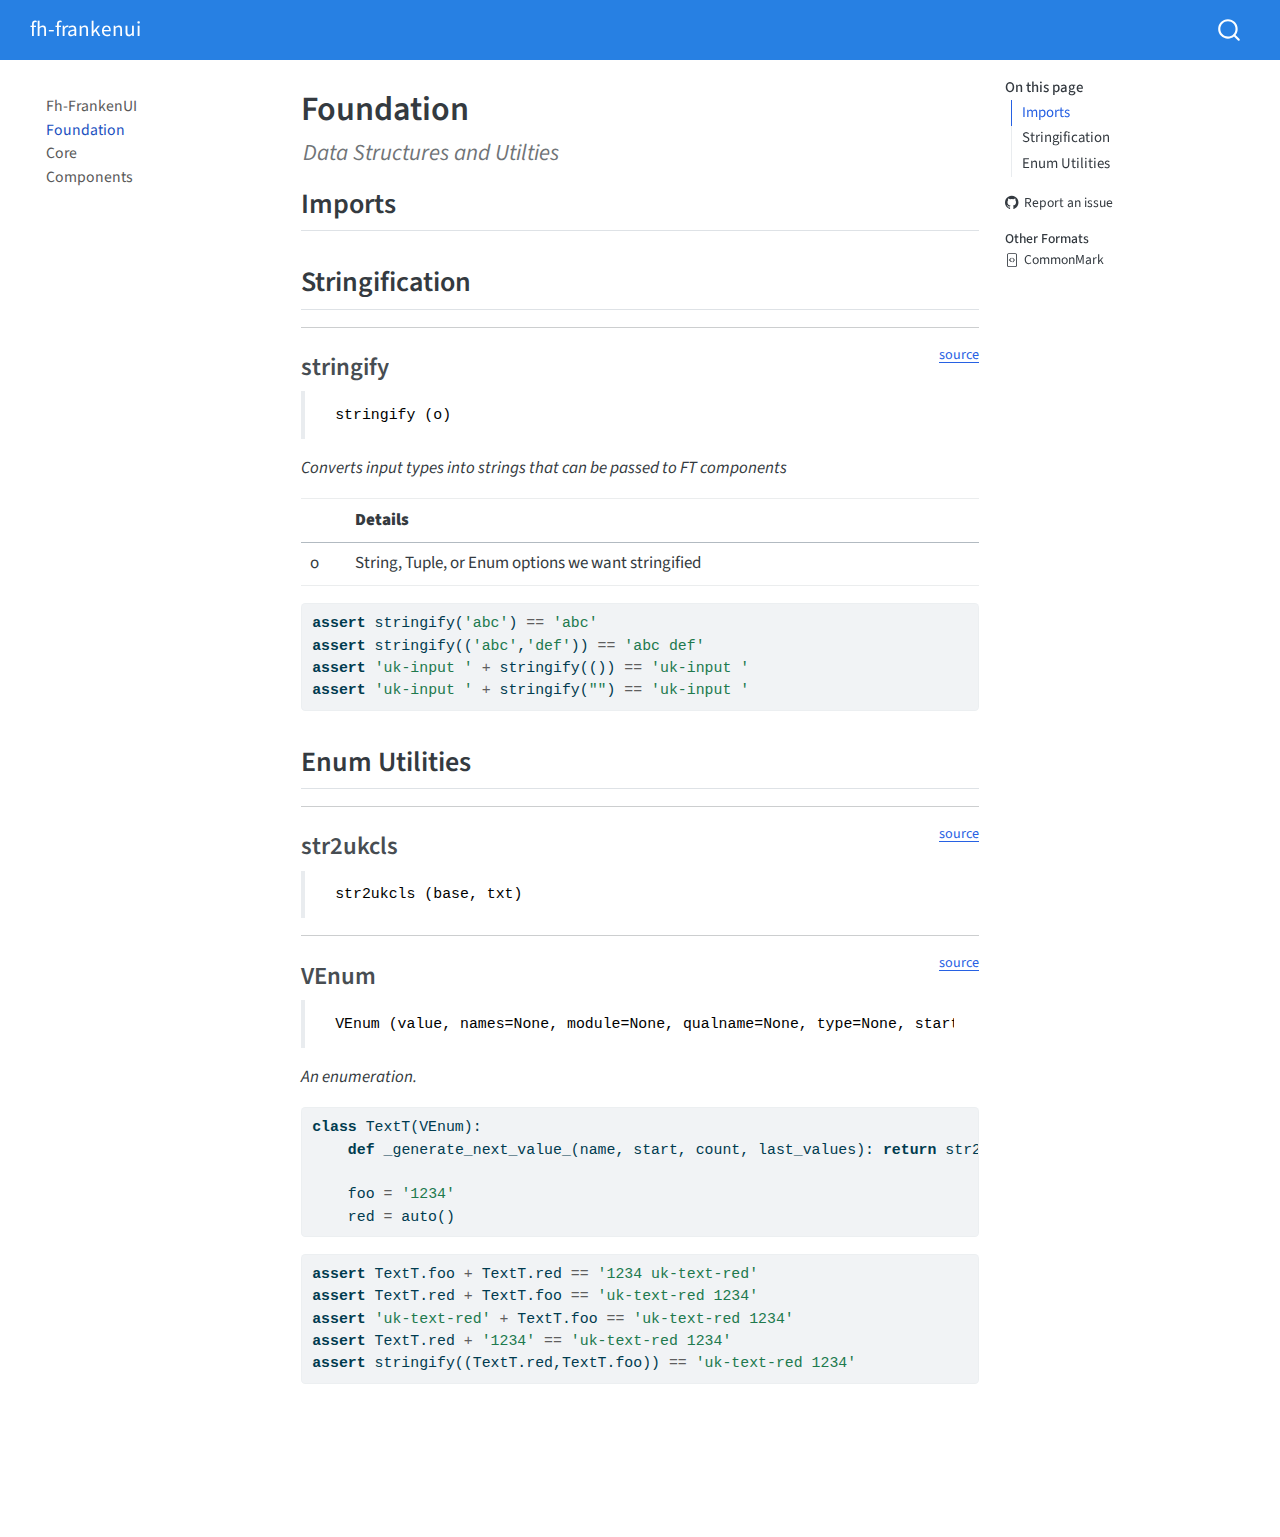
<file: foundation.html>
<!DOCTYPE html>
<html xmlns="http://www.w3.org/1999/xhtml" lang="en" xml:lang="en"><head>

<meta charset="utf-8">
<meta name="generator" content="quarto-1.5.57">

<meta name="viewport" content="width=device-width, initial-scale=1.0, user-scalable=yes">

<meta name="description" content="Data Structures and Utilties">

<title>Foundation – fh-frankenui</title>
<style>
code{white-space: pre-wrap;}
span.smallcaps{font-variant: small-caps;}
div.columns{display: flex; gap: min(4vw, 1.5em);}
div.column{flex: auto; overflow-x: auto;}
div.hanging-indent{margin-left: 1.5em; text-indent: -1.5em;}
ul.task-list{list-style: none;}
ul.task-list li input[type="checkbox"] {
  width: 0.8em;
  margin: 0 0.8em 0.2em -1em; /* quarto-specific, see https://github.com/quarto-dev/quarto-cli/issues/4556 */ 
  vertical-align: middle;
}
/* CSS for syntax highlighting */
pre > code.sourceCode { white-space: pre; position: relative; }
pre > code.sourceCode > span { line-height: 1.25; }
pre > code.sourceCode > span:empty { height: 1.2em; }
.sourceCode { overflow: visible; }
code.sourceCode > span { color: inherit; text-decoration: inherit; }
div.sourceCode { margin: 1em 0; }
pre.sourceCode { margin: 0; }
@media screen {
div.sourceCode { overflow: auto; }
}
@media print {
pre > code.sourceCode { white-space: pre-wrap; }
pre > code.sourceCode > span { display: inline-block; text-indent: -5em; padding-left: 5em; }
}
pre.numberSource code
  { counter-reset: source-line 0; }
pre.numberSource code > span
  { position: relative; left: -4em; counter-increment: source-line; }
pre.numberSource code > span > a:first-child::before
  { content: counter(source-line);
    position: relative; left: -1em; text-align: right; vertical-align: baseline;
    border: none; display: inline-block;
    -webkit-touch-callout: none; -webkit-user-select: none;
    -khtml-user-select: none; -moz-user-select: none;
    -ms-user-select: none; user-select: none;
    padding: 0 4px; width: 4em;
  }
pre.numberSource { margin-left: 3em;  padding-left: 4px; }
div.sourceCode
  {   }
@media screen {
pre > code.sourceCode > span > a:first-child::before { text-decoration: underline; }
}
</style>


<script src="site_libs/quarto-nav/quarto-nav.js"></script>
<script src="site_libs/quarto-nav/headroom.min.js"></script>
<script src="site_libs/clipboard/clipboard.min.js"></script>
<script src="site_libs/quarto-search/autocomplete.umd.js"></script>
<script src="site_libs/quarto-search/fuse.min.js"></script>
<script src="site_libs/quarto-search/quarto-search.js"></script>
<meta name="quarto:offset" content="./">
<script src="site_libs/quarto-html/quarto.js"></script>
<script src="site_libs/quarto-html/popper.min.js"></script>
<script src="site_libs/quarto-html/tippy.umd.min.js"></script>
<script src="site_libs/quarto-html/anchor.min.js"></script>
<link href="site_libs/quarto-html/tippy.css" rel="stylesheet">
<link href="site_libs/quarto-html/quarto-syntax-highlighting.css" rel="stylesheet" id="quarto-text-highlighting-styles">
<script src="site_libs/bootstrap/bootstrap.min.js"></script>
<link href="site_libs/bootstrap/bootstrap-icons.css" rel="stylesheet">
<link href="site_libs/bootstrap/bootstrap.min.css" rel="stylesheet" id="quarto-bootstrap" data-mode="light">
<script id="quarto-search-options" type="application/json">{
  "location": "navbar",
  "copy-button": false,
  "collapse-after": 3,
  "panel-placement": "end",
  "type": "overlay",
  "limit": 50,
  "keyboard-shortcut": [
    "f",
    "/",
    "s"
  ],
  "show-item-context": false,
  "language": {
    "search-no-results-text": "No results",
    "search-matching-documents-text": "matching documents",
    "search-copy-link-title": "Copy link to search",
    "search-hide-matches-text": "Hide additional matches",
    "search-more-match-text": "more match in this document",
    "search-more-matches-text": "more matches in this document",
    "search-clear-button-title": "Clear",
    "search-text-placeholder": "",
    "search-detached-cancel-button-title": "Cancel",
    "search-submit-button-title": "Submit",
    "search-label": "Search"
  }
}</script>


<link rel="stylesheet" href="styles.css">
<meta property="og:title" content="Foundation – fh-frankenui">
<meta property="og:description" content="Data Structures and Utilties">
<meta property="og:site_name" content="fh-frankenui">
<meta name="twitter:title" content="Foundation – fh-frankenui">
<meta name="twitter:description" content="Data Structures and Utilties">
<meta name="twitter:card" content="summary">
</head>

<body class="nav-sidebar floating nav-fixed">

<div id="quarto-search-results"></div>
  <header id="quarto-header" class="headroom fixed-top">
    <nav class="navbar navbar-expand-lg " data-bs-theme="dark">
      <div class="navbar-container container-fluid">
      <div class="navbar-brand-container mx-auto">
    <a class="navbar-brand" href="./index.html">
    <span class="navbar-title">fh-frankenui</span>
    </a>
  </div>
        <div class="quarto-navbar-tools tools-end">
</div>
          <div id="quarto-search" class="" title="Search"></div>
      </div> <!-- /container-fluid -->
    </nav>
  <nav class="quarto-secondary-nav">
    <div class="container-fluid d-flex">
      <button type="button" class="quarto-btn-toggle btn" data-bs-toggle="collapse" role="button" data-bs-target=".quarto-sidebar-collapse-item" aria-controls="quarto-sidebar" aria-expanded="false" aria-label="Toggle sidebar navigation" onclick="if (window.quartoToggleHeadroom) { window.quartoToggleHeadroom(); }">
        <i class="bi bi-layout-text-sidebar-reverse"></i>
      </button>
        <nav class="quarto-page-breadcrumbs" aria-label="breadcrumb"><ol class="breadcrumb"><li class="breadcrumb-item"><a href="./foundation.html">Foundation</a></li></ol></nav>
        <a class="flex-grow-1" role="navigation" data-bs-toggle="collapse" data-bs-target=".quarto-sidebar-collapse-item" aria-controls="quarto-sidebar" aria-expanded="false" aria-label="Toggle sidebar navigation" onclick="if (window.quartoToggleHeadroom) { window.quartoToggleHeadroom(); }">      
        </a>
    </div>
  </nav>
</header>
<!-- content -->
<div id="quarto-content" class="quarto-container page-columns page-rows-contents page-layout-article page-navbar">
<!-- sidebar -->
  <nav id="quarto-sidebar" class="sidebar collapse collapse-horizontal quarto-sidebar-collapse-item sidebar-navigation floating overflow-auto">
    <div class="sidebar-menu-container"> 
    <ul class="list-unstyled mt-1">
        <li class="sidebar-item">
  <div class="sidebar-item-container"> 
  <a href="./index.html" class="sidebar-item-text sidebar-link">
 <span class="menu-text">Fh-FrankenUI</span></a>
  </div>
</li>
        <li class="sidebar-item">
  <div class="sidebar-item-container"> 
  <a href="./foundation.html" class="sidebar-item-text sidebar-link active">
 <span class="menu-text">Foundation</span></a>
  </div>
</li>
        <li class="sidebar-item">
  <div class="sidebar-item-container"> 
  <a href="./01_core.html" class="sidebar-item-text sidebar-link">
 <span class="menu-text">Core</span></a>
  </div>
</li>
        <li class="sidebar-item">
  <div class="sidebar-item-container"> 
  <a href="./components.html" class="sidebar-item-text sidebar-link">
 <span class="menu-text">Components</span></a>
  </div>
</li>
    </ul>
    </div>
</nav>
<div id="quarto-sidebar-glass" class="quarto-sidebar-collapse-item" data-bs-toggle="collapse" data-bs-target=".quarto-sidebar-collapse-item"></div>
<!-- margin-sidebar -->
    <div id="quarto-margin-sidebar" class="sidebar margin-sidebar">
        <nav id="TOC" role="doc-toc" class="toc-active">
    <h2 id="toc-title">On this page</h2>
   
  <ul>
  <li><a href="#imports" id="toc-imports" class="nav-link active" data-scroll-target="#imports">Imports</a></li>
  <li><a href="#stringification" id="toc-stringification" class="nav-link" data-scroll-target="#stringification">Stringification</a>
  <ul class="collapse">
  <li><a href="#stringify" id="toc-stringify" class="nav-link" data-scroll-target="#stringify">stringify</a></li>
  </ul></li>
  <li><a href="#enum-utilities" id="toc-enum-utilities" class="nav-link" data-scroll-target="#enum-utilities">Enum Utilities</a>
  <ul class="collapse">
  <li><a href="#str2ukcls" id="toc-str2ukcls" class="nav-link" data-scroll-target="#str2ukcls">str2ukcls</a></li>
  <li><a href="#venum" id="toc-venum" class="nav-link" data-scroll-target="#venum">VEnum</a></li>
  </ul></li>
  </ul>
<div class="toc-actions"><ul><li><a href="https://github.com/Isaac-Flath/fh-frankenui/issues/new" class="toc-action"><i class="bi bi-github"></i>Report an issue</a></li></ul></div><div class="quarto-alternate-formats"><h2>Other Formats</h2><ul><li><a href="foundation.html.md"><i class="bi bi-file-code"></i>CommonMark</a></li></ul></div></nav>
    </div>
<!-- main -->
<main class="content" id="quarto-document-content">

<header id="title-block-header" class="quarto-title-block default">
<div class="quarto-title">
<h1 class="title">Foundation</h1>
</div>

<div>
  <div class="description">
    Data Structures and Utilties
  </div>
</div>


<div class="quarto-title-meta">

    
  
    
  </div>
  


</header>


<!-- WARNING: THIS FILE WAS AUTOGENERATED! DO NOT EDIT! -->
<section id="imports" class="level2">
<h2 class="anchored" data-anchor-id="imports">Imports</h2>
</section>
<section id="stringification" class="level2">
<h2 class="anchored" data-anchor-id="stringification">Stringification</h2>
<hr>
<p><a href="https://github.com/Isaac-Flath/fh-frankenui/blob/main/fh_frankenui/foundations.py#L14" target="_blank" style="float:right; font-size:smaller">source</a></p>
<section id="stringify" class="level3">
<h3 class="anchored" data-anchor-id="stringify">stringify</h3>
<blockquote class="blockquote">
<pre><code> stringify (o)</code></pre>
</blockquote>
<p><em>Converts input types into strings that can be passed to FT components</em></p>
<table class="caption-top table">
<thead>
<tr class="header">
<th></th>
<th><strong>Details</strong></th>
</tr>
</thead>
<tbody>
<tr class="odd">
<td>o</td>
<td>String, Tuple, or Enum options we want stringified</td>
</tr>
</tbody>
</table>
<div id="cell-6" class="cell">
<div class="sourceCode cell-code" id="cb2"><pre class="sourceCode python code-with-copy"><code class="sourceCode python"><span id="cb2-1"><a href="#cb2-1" aria-hidden="true" tabindex="-1"></a><span class="cf">assert</span> stringify(<span class="st">'abc'</span>) <span class="op">==</span> <span class="st">'abc'</span></span>
<span id="cb2-2"><a href="#cb2-2" aria-hidden="true" tabindex="-1"></a><span class="cf">assert</span> stringify((<span class="st">'abc'</span>,<span class="st">'def'</span>)) <span class="op">==</span> <span class="st">'abc def'</span></span>
<span id="cb2-3"><a href="#cb2-3" aria-hidden="true" tabindex="-1"></a><span class="cf">assert</span> <span class="st">'uk-input '</span> <span class="op">+</span> stringify(()) <span class="op">==</span> <span class="st">'uk-input '</span></span>
<span id="cb2-4"><a href="#cb2-4" aria-hidden="true" tabindex="-1"></a><span class="cf">assert</span> <span class="st">'uk-input '</span> <span class="op">+</span> stringify(<span class="st">""</span>) <span class="op">==</span> <span class="st">'uk-input '</span></span></code><button title="Copy to Clipboard" class="code-copy-button"><i class="bi"></i></button></pre></div>
</div>
</section>
</section>
<section id="enum-utilities" class="level2">
<h2 class="anchored" data-anchor-id="enum-utilities">Enum Utilities</h2>
<hr>
<p><a href="https://github.com/Isaac-Flath/fh-frankenui/blob/main/fh_frankenui/foundations.py#L21" target="_blank" style="float:right; font-size:smaller">source</a></p>
<section id="str2ukcls" class="level3">
<h3 class="anchored" data-anchor-id="str2ukcls">str2ukcls</h3>
<blockquote class="blockquote">
<pre><code> str2ukcls (base, txt)</code></pre>
</blockquote>
<hr>
<p><a href="https://github.com/Isaac-Flath/fh-frankenui/blob/main/fh_frankenui/foundations.py#L24" target="_blank" style="float:right; font-size:smaller">source</a></p>
</section>
<section id="venum" class="level3">
<h3 class="anchored" data-anchor-id="venum">VEnum</h3>
<blockquote class="blockquote">
<pre><code> VEnum (value, names=None, module=None, qualname=None, type=None, start=1)</code></pre>
</blockquote>
<p><em>An enumeration.</em></p>
<div id="cell-10" class="cell">
<div class="sourceCode cell-code" id="cb5"><pre class="sourceCode python code-with-copy"><code class="sourceCode python"><span id="cb5-1"><a href="#cb5-1" aria-hidden="true" tabindex="-1"></a><span class="kw">class</span> TextT(VEnum):</span>
<span id="cb5-2"><a href="#cb5-2" aria-hidden="true" tabindex="-1"></a>    <span class="kw">def</span> _generate_next_value_(name, start, count, last_values): <span class="cf">return</span> str2ukcls(<span class="st">'text'</span>, name)</span>
<span id="cb5-3"><a href="#cb5-3" aria-hidden="true" tabindex="-1"></a>    </span>
<span id="cb5-4"><a href="#cb5-4" aria-hidden="true" tabindex="-1"></a>    foo <span class="op">=</span> <span class="st">'1234'</span></span>
<span id="cb5-5"><a href="#cb5-5" aria-hidden="true" tabindex="-1"></a>    red <span class="op">=</span> auto()</span></code><button title="Copy to Clipboard" class="code-copy-button"><i class="bi"></i></button></pre></div>
</div>
<div id="cell-11" class="cell">
<div class="sourceCode cell-code" id="cb6"><pre class="sourceCode python code-with-copy"><code class="sourceCode python"><span id="cb6-1"><a href="#cb6-1" aria-hidden="true" tabindex="-1"></a><span class="cf">assert</span> TextT.foo <span class="op">+</span> TextT.red <span class="op">==</span> <span class="st">'1234 uk-text-red'</span></span>
<span id="cb6-2"><a href="#cb6-2" aria-hidden="true" tabindex="-1"></a><span class="cf">assert</span> TextT.red <span class="op">+</span> TextT.foo <span class="op">==</span> <span class="st">'uk-text-red 1234'</span></span>
<span id="cb6-3"><a href="#cb6-3" aria-hidden="true" tabindex="-1"></a><span class="cf">assert</span> <span class="st">'uk-text-red'</span> <span class="op">+</span> TextT.foo <span class="op">==</span> <span class="st">'uk-text-red 1234'</span></span>
<span id="cb6-4"><a href="#cb6-4" aria-hidden="true" tabindex="-1"></a><span class="cf">assert</span> TextT.red <span class="op">+</span> <span class="st">'1234'</span> <span class="op">==</span> <span class="st">'uk-text-red 1234'</span></span>
<span id="cb6-5"><a href="#cb6-5" aria-hidden="true" tabindex="-1"></a><span class="cf">assert</span> stringify((TextT.red,TextT.foo)) <span class="op">==</span> <span class="st">'uk-text-red 1234'</span></span></code><button title="Copy to Clipboard" class="code-copy-button"><i class="bi"></i></button></pre></div>
</div>


</section>
</section>

</main> <!-- /main -->
<script id="quarto-html-after-body" type="application/javascript">
window.document.addEventListener("DOMContentLoaded", function (event) {
  const toggleBodyColorMode = (bsSheetEl) => {
    const mode = bsSheetEl.getAttribute("data-mode");
    const bodyEl = window.document.querySelector("body");
    if (mode === "dark") {
      bodyEl.classList.add("quarto-dark");
      bodyEl.classList.remove("quarto-light");
    } else {
      bodyEl.classList.add("quarto-light");
      bodyEl.classList.remove("quarto-dark");
    }
  }
  const toggleBodyColorPrimary = () => {
    const bsSheetEl = window.document.querySelector("link#quarto-bootstrap");
    if (bsSheetEl) {
      toggleBodyColorMode(bsSheetEl);
    }
  }
  toggleBodyColorPrimary();  
  const icon = "";
  const anchorJS = new window.AnchorJS();
  anchorJS.options = {
    placement: 'right',
    icon: icon
  };
  anchorJS.add('.anchored');
  const isCodeAnnotation = (el) => {
    for (const clz of el.classList) {
      if (clz.startsWith('code-annotation-')) {                     
        return true;
      }
    }
    return false;
  }
  const onCopySuccess = function(e) {
    // button target
    const button = e.trigger;
    // don't keep focus
    button.blur();
    // flash "checked"
    button.classList.add('code-copy-button-checked');
    var currentTitle = button.getAttribute("title");
    button.setAttribute("title", "Copied!");
    let tooltip;
    if (window.bootstrap) {
      button.setAttribute("data-bs-toggle", "tooltip");
      button.setAttribute("data-bs-placement", "left");
      button.setAttribute("data-bs-title", "Copied!");
      tooltip = new bootstrap.Tooltip(button, 
        { trigger: "manual", 
          customClass: "code-copy-button-tooltip",
          offset: [0, -8]});
      tooltip.show();    
    }
    setTimeout(function() {
      if (tooltip) {
        tooltip.hide();
        button.removeAttribute("data-bs-title");
        button.removeAttribute("data-bs-toggle");
        button.removeAttribute("data-bs-placement");
      }
      button.setAttribute("title", currentTitle);
      button.classList.remove('code-copy-button-checked');
    }, 1000);
    // clear code selection
    e.clearSelection();
  }
  const getTextToCopy = function(trigger) {
      const codeEl = trigger.previousElementSibling.cloneNode(true);
      for (const childEl of codeEl.children) {
        if (isCodeAnnotation(childEl)) {
          childEl.remove();
        }
      }
      return codeEl.innerText;
  }
  const clipboard = new window.ClipboardJS('.code-copy-button:not([data-in-quarto-modal])', {
    text: getTextToCopy
  });
  clipboard.on('success', onCopySuccess);
  if (window.document.getElementById('quarto-embedded-source-code-modal')) {
    // For code content inside modals, clipBoardJS needs to be initialized with a container option
    // TODO: Check when it could be a function (https://github.com/zenorocha/clipboard.js/issues/860)
    const clipboardModal = new window.ClipboardJS('.code-copy-button[data-in-quarto-modal]', {
      text: getTextToCopy,
      container: window.document.getElementById('quarto-embedded-source-code-modal')
    });
    clipboardModal.on('success', onCopySuccess);
  }
    var localhostRegex = new RegExp(/^(?:http|https):\/\/localhost\:?[0-9]*\//);
    var mailtoRegex = new RegExp(/^mailto:/);
      var filterRegex = new RegExp("https:\/\/Isaac-Flath\.github\.io\/fh-frankenui");
    var isInternal = (href) => {
        return filterRegex.test(href) || localhostRegex.test(href) || mailtoRegex.test(href);
    }
    // Inspect non-navigation links and adorn them if external
 	var links = window.document.querySelectorAll('a[href]:not(.nav-link):not(.navbar-brand):not(.toc-action):not(.sidebar-link):not(.sidebar-item-toggle):not(.pagination-link):not(.no-external):not([aria-hidden]):not(.dropdown-item):not(.quarto-navigation-tool):not(.about-link)');
    for (var i=0; i<links.length; i++) {
      const link = links[i];
      if (!isInternal(link.href)) {
        // undo the damage that might have been done by quarto-nav.js in the case of
        // links that we want to consider external
        if (link.dataset.originalHref !== undefined) {
          link.href = link.dataset.originalHref;
        }
      }
    }
  function tippyHover(el, contentFn, onTriggerFn, onUntriggerFn) {
    const config = {
      allowHTML: true,
      maxWidth: 500,
      delay: 100,
      arrow: false,
      appendTo: function(el) {
          return el.parentElement;
      },
      interactive: true,
      interactiveBorder: 10,
      theme: 'quarto',
      placement: 'bottom-start',
    };
    if (contentFn) {
      config.content = contentFn;
    }
    if (onTriggerFn) {
      config.onTrigger = onTriggerFn;
    }
    if (onUntriggerFn) {
      config.onUntrigger = onUntriggerFn;
    }
    window.tippy(el, config); 
  }
  const noterefs = window.document.querySelectorAll('a[role="doc-noteref"]');
  for (var i=0; i<noterefs.length; i++) {
    const ref = noterefs[i];
    tippyHover(ref, function() {
      // use id or data attribute instead here
      let href = ref.getAttribute('data-footnote-href') || ref.getAttribute('href');
      try { href = new URL(href).hash; } catch {}
      const id = href.replace(/^#\/?/, "");
      const note = window.document.getElementById(id);
      if (note) {
        return note.innerHTML;
      } else {
        return "";
      }
    });
  }
  const xrefs = window.document.querySelectorAll('a.quarto-xref');
  const processXRef = (id, note) => {
    // Strip column container classes
    const stripColumnClz = (el) => {
      el.classList.remove("page-full", "page-columns");
      if (el.children) {
        for (const child of el.children) {
          stripColumnClz(child);
        }
      }
    }
    stripColumnClz(note)
    if (id === null || id.startsWith('sec-')) {
      // Special case sections, only their first couple elements
      const container = document.createElement("div");
      if (note.children && note.children.length > 2) {
        container.appendChild(note.children[0].cloneNode(true));
        for (let i = 1; i < note.children.length; i++) {
          const child = note.children[i];
          if (child.tagName === "P" && child.innerText === "") {
            continue;
          } else {
            container.appendChild(child.cloneNode(true));
            break;
          }
        }
        if (window.Quarto?.typesetMath) {
          window.Quarto.typesetMath(container);
        }
        return container.innerHTML
      } else {
        if (window.Quarto?.typesetMath) {
          window.Quarto.typesetMath(note);
        }
        return note.innerHTML;
      }
    } else {
      // Remove any anchor links if they are present
      const anchorLink = note.querySelector('a.anchorjs-link');
      if (anchorLink) {
        anchorLink.remove();
      }
      if (window.Quarto?.typesetMath) {
        window.Quarto.typesetMath(note);
      }
      // TODO in 1.5, we should make sure this works without a callout special case
      if (note.classList.contains("callout")) {
        return note.outerHTML;
      } else {
        return note.innerHTML;
      }
    }
  }
  for (var i=0; i<xrefs.length; i++) {
    const xref = xrefs[i];
    tippyHover(xref, undefined, function(instance) {
      instance.disable();
      let url = xref.getAttribute('href');
      let hash = undefined; 
      if (url.startsWith('#')) {
        hash = url;
      } else {
        try { hash = new URL(url).hash; } catch {}
      }
      if (hash) {
        const id = hash.replace(/^#\/?/, "");
        const note = window.document.getElementById(id);
        if (note !== null) {
          try {
            const html = processXRef(id, note.cloneNode(true));
            instance.setContent(html);
          } finally {
            instance.enable();
            instance.show();
          }
        } else {
          // See if we can fetch this
          fetch(url.split('#')[0])
          .then(res => res.text())
          .then(html => {
            const parser = new DOMParser();
            const htmlDoc = parser.parseFromString(html, "text/html");
            const note = htmlDoc.getElementById(id);
            if (note !== null) {
              const html = processXRef(id, note);
              instance.setContent(html);
            } 
          }).finally(() => {
            instance.enable();
            instance.show();
          });
        }
      } else {
        // See if we can fetch a full url (with no hash to target)
        // This is a special case and we should probably do some content thinning / targeting
        fetch(url)
        .then(res => res.text())
        .then(html => {
          const parser = new DOMParser();
          const htmlDoc = parser.parseFromString(html, "text/html");
          const note = htmlDoc.querySelector('main.content');
          if (note !== null) {
            // This should only happen for chapter cross references
            // (since there is no id in the URL)
            // remove the first header
            if (note.children.length > 0 && note.children[0].tagName === "HEADER") {
              note.children[0].remove();
            }
            const html = processXRef(null, note);
            instance.setContent(html);
          } 
        }).finally(() => {
          instance.enable();
          instance.show();
        });
      }
    }, function(instance) {
    });
  }
      let selectedAnnoteEl;
      const selectorForAnnotation = ( cell, annotation) => {
        let cellAttr = 'data-code-cell="' + cell + '"';
        let lineAttr = 'data-code-annotation="' +  annotation + '"';
        const selector = 'span[' + cellAttr + '][' + lineAttr + ']';
        return selector;
      }
      const selectCodeLines = (annoteEl) => {
        const doc = window.document;
        const targetCell = annoteEl.getAttribute("data-target-cell");
        const targetAnnotation = annoteEl.getAttribute("data-target-annotation");
        const annoteSpan = window.document.querySelector(selectorForAnnotation(targetCell, targetAnnotation));
        const lines = annoteSpan.getAttribute("data-code-lines").split(",");
        const lineIds = lines.map((line) => {
          return targetCell + "-" + line;
        })
        let top = null;
        let height = null;
        let parent = null;
        if (lineIds.length > 0) {
            //compute the position of the single el (top and bottom and make a div)
            const el = window.document.getElementById(lineIds[0]);
            top = el.offsetTop;
            height = el.offsetHeight;
            parent = el.parentElement.parentElement;
          if (lineIds.length > 1) {
            const lastEl = window.document.getElementById(lineIds[lineIds.length - 1]);
            const bottom = lastEl.offsetTop + lastEl.offsetHeight;
            height = bottom - top;
          }
          if (top !== null && height !== null && parent !== null) {
            // cook up a div (if necessary) and position it 
            let div = window.document.getElementById("code-annotation-line-highlight");
            if (div === null) {
              div = window.document.createElement("div");
              div.setAttribute("id", "code-annotation-line-highlight");
              div.style.position = 'absolute';
              parent.appendChild(div);
            }
            div.style.top = top - 2 + "px";
            div.style.height = height + 4 + "px";
            div.style.left = 0;
            let gutterDiv = window.document.getElementById("code-annotation-line-highlight-gutter");
            if (gutterDiv === null) {
              gutterDiv = window.document.createElement("div");
              gutterDiv.setAttribute("id", "code-annotation-line-highlight-gutter");
              gutterDiv.style.position = 'absolute';
              const codeCell = window.document.getElementById(targetCell);
              const gutter = codeCell.querySelector('.code-annotation-gutter');
              gutter.appendChild(gutterDiv);
            }
            gutterDiv.style.top = top - 2 + "px";
            gutterDiv.style.height = height + 4 + "px";
          }
          selectedAnnoteEl = annoteEl;
        }
      };
      const unselectCodeLines = () => {
        const elementsIds = ["code-annotation-line-highlight", "code-annotation-line-highlight-gutter"];
        elementsIds.forEach((elId) => {
          const div = window.document.getElementById(elId);
          if (div) {
            div.remove();
          }
        });
        selectedAnnoteEl = undefined;
      };
        // Handle positioning of the toggle
    window.addEventListener(
      "resize",
      throttle(() => {
        elRect = undefined;
        if (selectedAnnoteEl) {
          selectCodeLines(selectedAnnoteEl);
        }
      }, 10)
    );
    function throttle(fn, ms) {
    let throttle = false;
    let timer;
      return (...args) => {
        if(!throttle) { // first call gets through
            fn.apply(this, args);
            throttle = true;
        } else { // all the others get throttled
            if(timer) clearTimeout(timer); // cancel #2
            timer = setTimeout(() => {
              fn.apply(this, args);
              timer = throttle = false;
            }, ms);
        }
      };
    }
      // Attach click handler to the DT
      const annoteDls = window.document.querySelectorAll('dt[data-target-cell]');
      for (const annoteDlNode of annoteDls) {
        annoteDlNode.addEventListener('click', (event) => {
          const clickedEl = event.target;
          if (clickedEl !== selectedAnnoteEl) {
            unselectCodeLines();
            const activeEl = window.document.querySelector('dt[data-target-cell].code-annotation-active');
            if (activeEl) {
              activeEl.classList.remove('code-annotation-active');
            }
            selectCodeLines(clickedEl);
            clickedEl.classList.add('code-annotation-active');
          } else {
            // Unselect the line
            unselectCodeLines();
            clickedEl.classList.remove('code-annotation-active');
          }
        });
      }
  const findCites = (el) => {
    const parentEl = el.parentElement;
    if (parentEl) {
      const cites = parentEl.dataset.cites;
      if (cites) {
        return {
          el,
          cites: cites.split(' ')
        };
      } else {
        return findCites(el.parentElement)
      }
    } else {
      return undefined;
    }
  };
  var bibliorefs = window.document.querySelectorAll('a[role="doc-biblioref"]');
  for (var i=0; i<bibliorefs.length; i++) {
    const ref = bibliorefs[i];
    const citeInfo = findCites(ref);
    if (citeInfo) {
      tippyHover(citeInfo.el, function() {
        var popup = window.document.createElement('div');
        citeInfo.cites.forEach(function(cite) {
          var citeDiv = window.document.createElement('div');
          citeDiv.classList.add('hanging-indent');
          citeDiv.classList.add('csl-entry');
          var biblioDiv = window.document.getElementById('ref-' + cite);
          if (biblioDiv) {
            citeDiv.innerHTML = biblioDiv.innerHTML;
          }
          popup.appendChild(citeDiv);
        });
        return popup.innerHTML;
      });
    }
  }
});
</script>
</div> <!-- /content -->




<footer class="footer"><div class="nav-footer"><div class="nav-footer-center"><div class="toc-actions d-sm-block d-md-none"><ul><li><a href="https://github.com/Isaac-Flath/fh-frankenui/issues/new" class="toc-action"><i class="bi bi-github"></i>Report an issue</a></li></ul></div></div></div></footer></body></html>
</file>
<file: site_libs/quarto-html/tippy.css>
.tippy-box[data-animation=fade][data-state=hidden]{opacity:0}[data-tippy-root]{max-width:calc(100vw - 10px)}.tippy-box{position:relative;background-color:#333;color:#fff;border-radius:4px;font-size:14px;line-height:1.4;white-space:normal;outline:0;transition-property:transform,visibility,opacity}.tippy-box[data-placement^=top]>.tippy-arrow{bottom:0}.tippy-box[data-placement^=top]>.tippy-arrow:before{bottom:-7px;left:0;border-width:8px 8px 0;border-top-color:initial;transform-origin:center top}.tippy-box[data-placement^=bottom]>.tippy-arrow{top:0}.tippy-box[data-placement^=bottom]>.tippy-arrow:before{top:-7px;left:0;border-width:0 8px 8px;border-bottom-color:initial;transform-origin:center bottom}.tippy-box[data-placement^=left]>.tippy-arrow{right:0}.tippy-box[data-placement^=left]>.tippy-arrow:before{border-width:8px 0 8px 8px;border-left-color:initial;right:-7px;transform-origin:center left}.tippy-box[data-placement^=right]>.tippy-arrow{left:0}.tippy-box[data-placement^=right]>.tippy-arrow:before{left:-7px;border-width:8px 8px 8px 0;border-right-color:initial;transform-origin:center right}.tippy-box[data-inertia][data-state=visible]{transition-timing-function:cubic-bezier(.54,1.5,.38,1.11)}.tippy-arrow{width:16px;height:16px;color:#333}.tippy-arrow:before{content:"";position:absolute;border-color:transparent;border-style:solid}.tippy-content{position:relative;padding:5px 9px;z-index:1}
</file>
<file: site_libs/quarto-html/quarto-syntax-highlighting.css>
/* quarto syntax highlight colors */
:root {
  --quarto-hl-ot-color: #003B4F;
  --quarto-hl-at-color: #657422;
  --quarto-hl-ss-color: #20794D;
  --quarto-hl-an-color: #5E5E5E;
  --quarto-hl-fu-color: #4758AB;
  --quarto-hl-st-color: #20794D;
  --quarto-hl-cf-color: #003B4F;
  --quarto-hl-op-color: #5E5E5E;
  --quarto-hl-er-color: #AD0000;
  --quarto-hl-bn-color: #AD0000;
  --quarto-hl-al-color: #AD0000;
  --quarto-hl-va-color: #111111;
  --quarto-hl-bu-color: inherit;
  --quarto-hl-ex-color: inherit;
  --quarto-hl-pp-color: #AD0000;
  --quarto-hl-in-color: #5E5E5E;
  --quarto-hl-vs-color: #20794D;
  --quarto-hl-wa-color: #5E5E5E;
  --quarto-hl-do-color: #5E5E5E;
  --quarto-hl-im-color: #00769E;
  --quarto-hl-ch-color: #20794D;
  --quarto-hl-dt-color: #AD0000;
  --quarto-hl-fl-color: #AD0000;
  --quarto-hl-co-color: #5E5E5E;
  --quarto-hl-cv-color: #5E5E5E;
  --quarto-hl-cn-color: #8f5902;
  --quarto-hl-sc-color: #5E5E5E;
  --quarto-hl-dv-color: #AD0000;
  --quarto-hl-kw-color: #003B4F;
}

/* other quarto variables */
:root {
  --quarto-font-monospace: SFMono-Regular, Menlo, Monaco, Consolas, "Liberation Mono", "Courier New", monospace;
}

pre > code.sourceCode > span {
  color: #003B4F;
}

code span {
  color: #003B4F;
}

code.sourceCode > span {
  color: #003B4F;
}

div.sourceCode,
div.sourceCode pre.sourceCode {
  color: #003B4F;
}

code span.ot {
  color: #003B4F;
  font-style: inherit;
}

code span.at {
  color: #657422;
  font-style: inherit;
}

code span.ss {
  color: #20794D;
  font-style: inherit;
}

code span.an {
  color: #5E5E5E;
  font-style: inherit;
}

code span.fu {
  color: #4758AB;
  font-style: inherit;
}

code span.st {
  color: #20794D;
  font-style: inherit;
}

code span.cf {
  color: #003B4F;
  font-weight: bold;
  font-style: inherit;
}

code span.op {
  color: #5E5E5E;
  font-style: inherit;
}

code span.er {
  color: #AD0000;
  font-style: inherit;
}

code span.bn {
  color: #AD0000;
  font-style: inherit;
}

code span.al {
  color: #AD0000;
  font-style: inherit;
}

code span.va {
  color: #111111;
  font-style: inherit;
}

code span.bu {
  font-style: inherit;
}

code span.ex {
  font-style: inherit;
}

code span.pp {
  color: #AD0000;
  font-style: inherit;
}

code span.in {
  color: #5E5E5E;
  font-style: inherit;
}

code span.vs {
  color: #20794D;
  font-style: inherit;
}

code span.wa {
  color: #5E5E5E;
  font-style: italic;
}

code span.do {
  color: #5E5E5E;
  font-style: italic;
}

code span.im {
  color: #00769E;
  font-style: inherit;
}

code span.ch {
  color: #20794D;
  font-style: inherit;
}

code span.dt {
  color: #AD0000;
  font-style: inherit;
}

code span.fl {
  color: #AD0000;
  font-style: inherit;
}

code span.co {
  color: #5E5E5E;
  font-style: inherit;
}

code span.cv {
  color: #5E5E5E;
  font-style: italic;
}

code span.cn {
  color: #8f5902;
  font-style: inherit;
}

code span.sc {
  color: #5E5E5E;
  font-style: inherit;
}

code span.dv {
  color: #AD0000;
  font-style: inherit;
}

code span.kw {
  color: #003B4F;
  font-weight: bold;
  font-style: inherit;
}

.prevent-inlining {
  content: "</";
}

/*# sourceMappingURL=debc5d5d77c3f9108843748ff7464032.css.map */
</file>
<file: styles.css>
.cell {
  margin-bottom: 1rem;
}

.cell > .sourceCode {
  margin-bottom: 0;
}

.cell-output > pre {
  margin-bottom: 0;
}

.cell-output > pre, .cell-output > .sourceCode > pre, .cell-output-stdout > pre {
  margin-left: 0.8rem;
  margin-top: 0;
  background: none;
  border-left: 2px solid lightsalmon;
  border-top-left-radius: 0;
  border-top-right-radius: 0;
}

.cell-output > .sourceCode {
  border: none;
}

.cell-output > .sourceCode {
  background: none;
  margin-top: 0;
}

div.description {
  padding-left: 2px;
  padding-top: 5px;
  font-style: italic;
  font-size: 135%;
  opacity: 70%;
}
</file>
